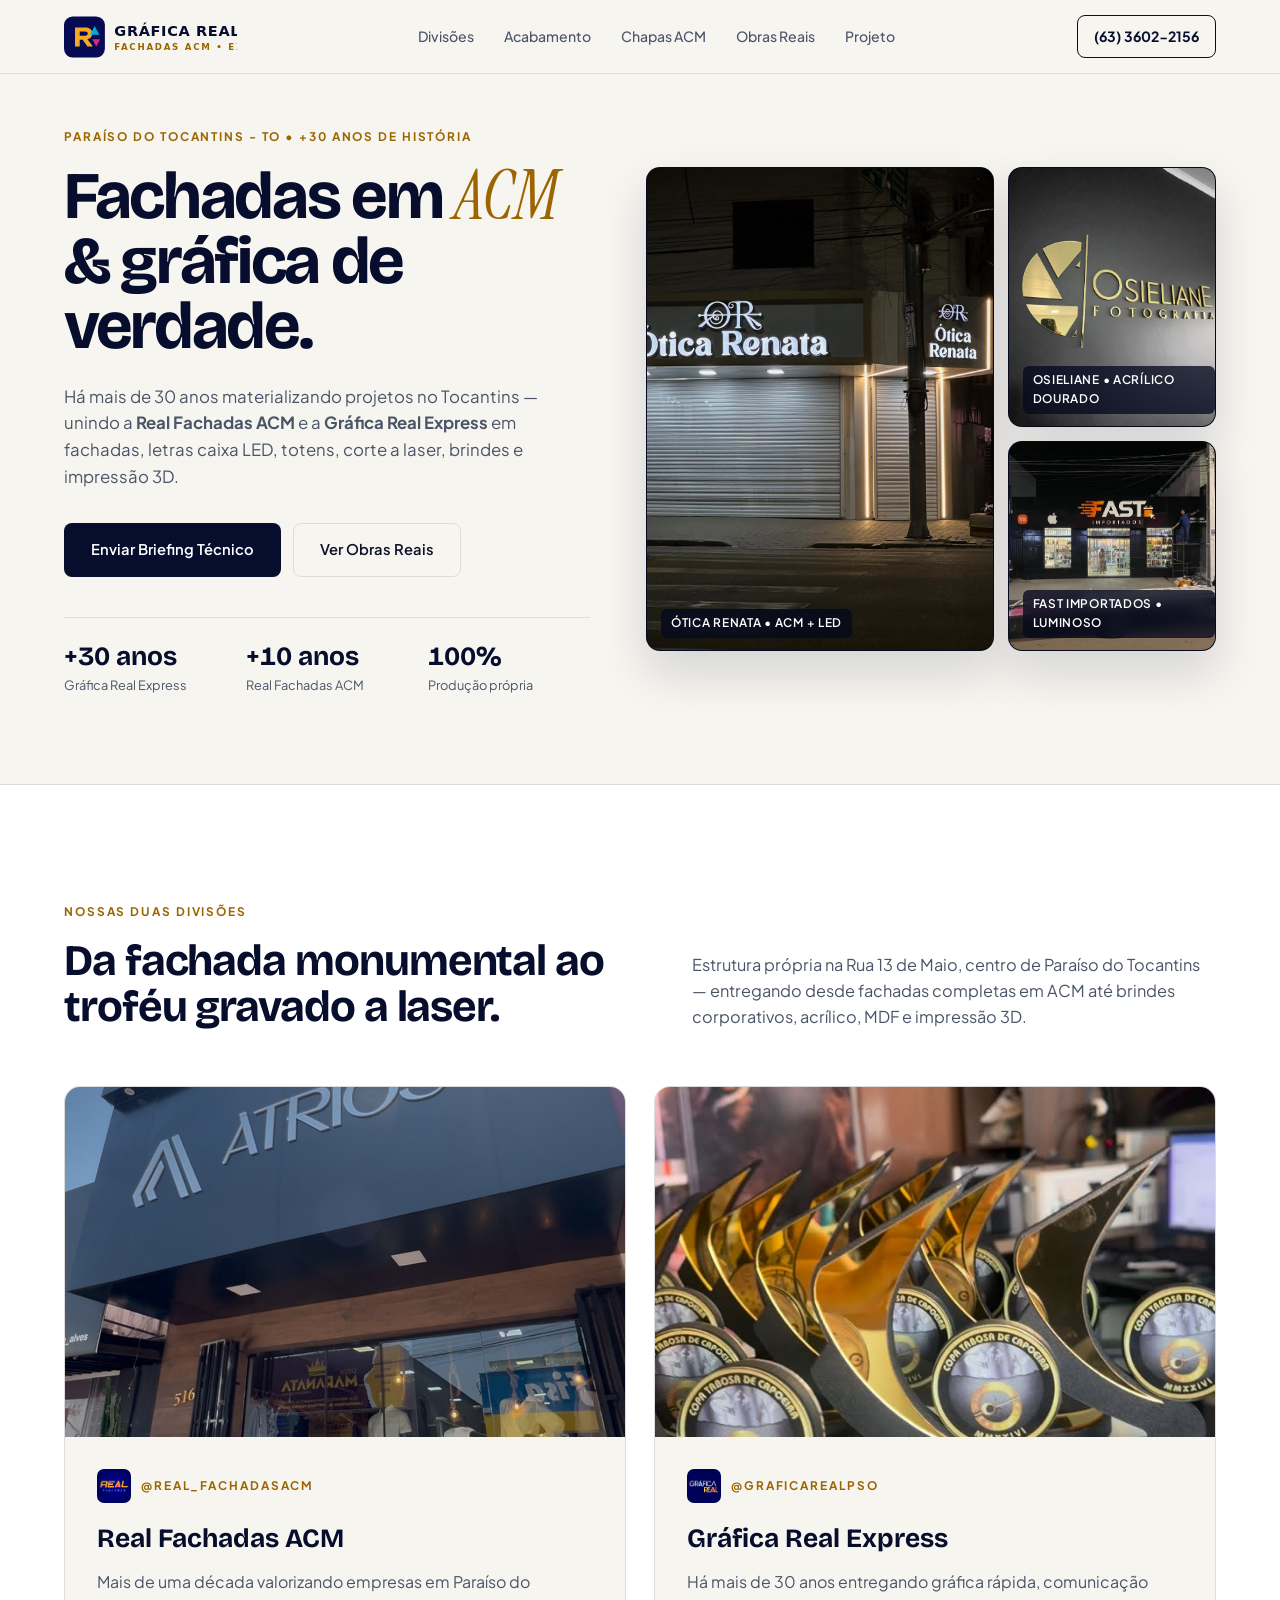
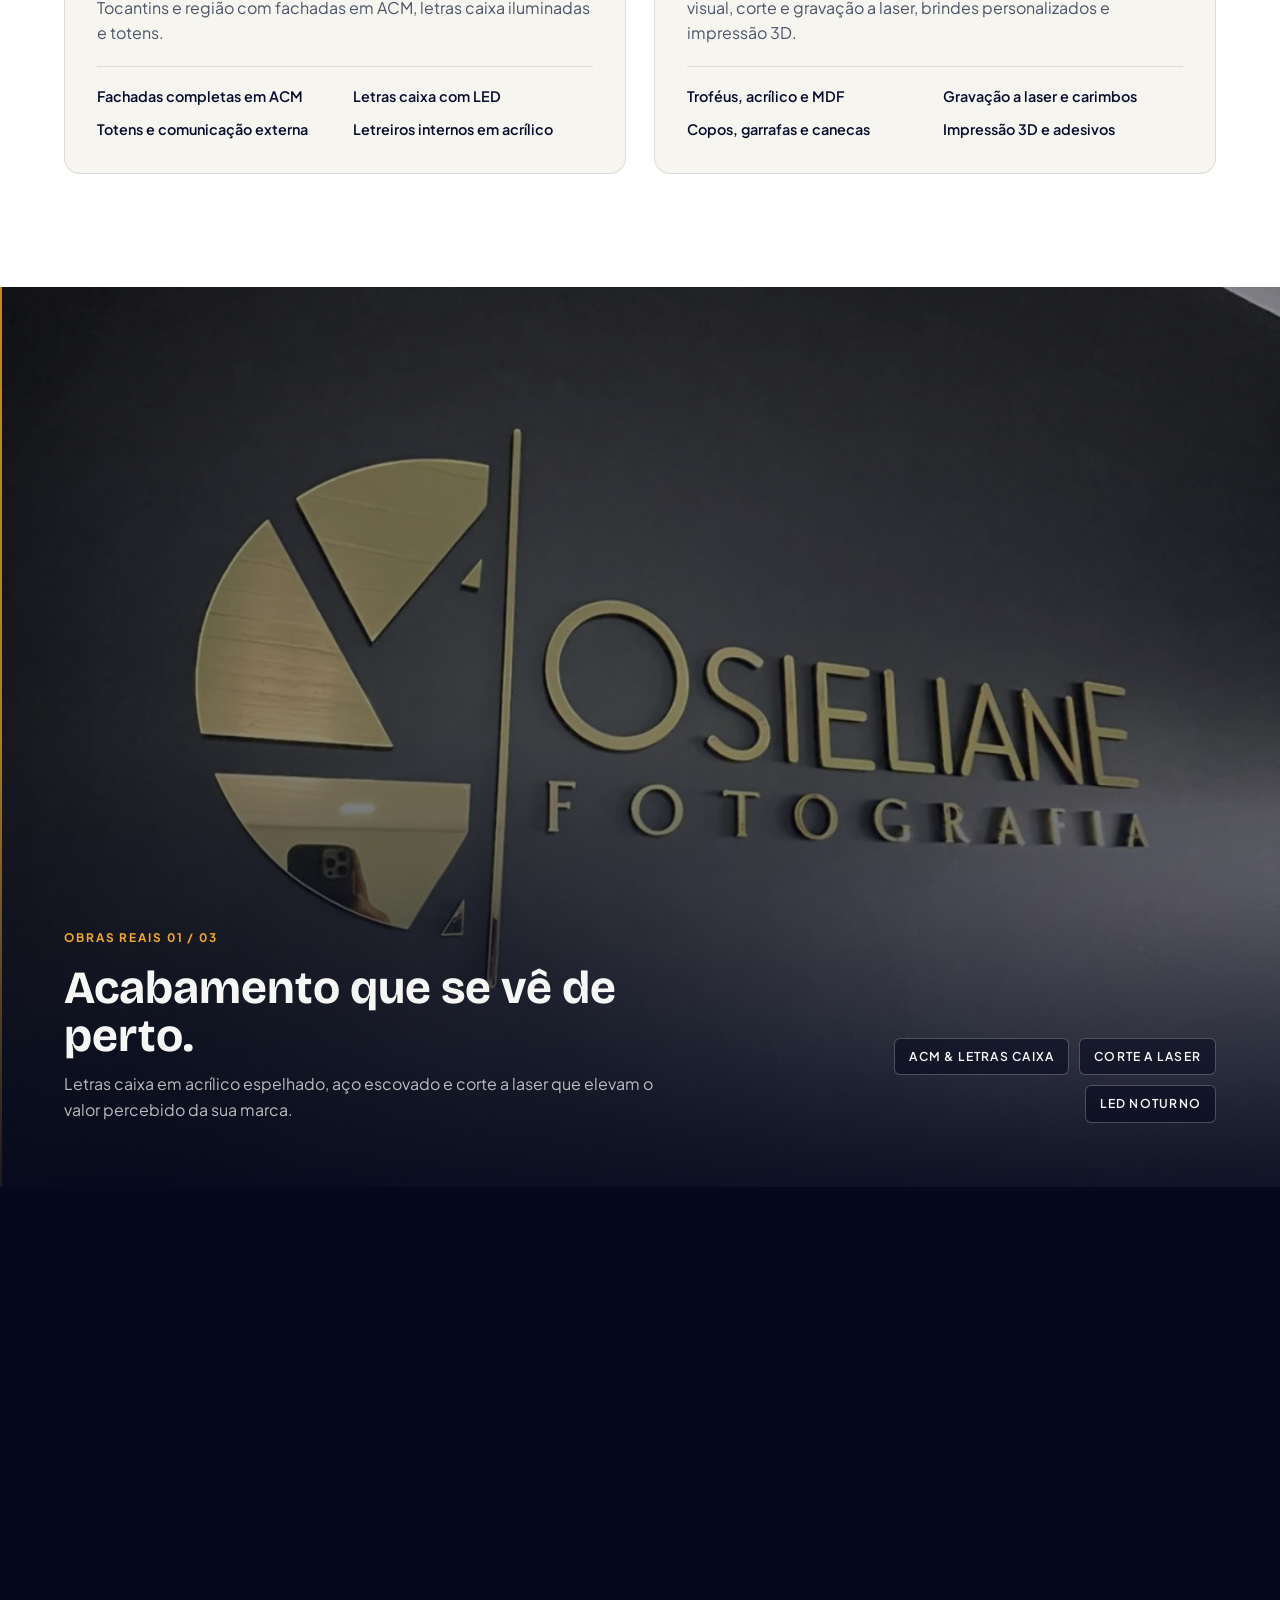
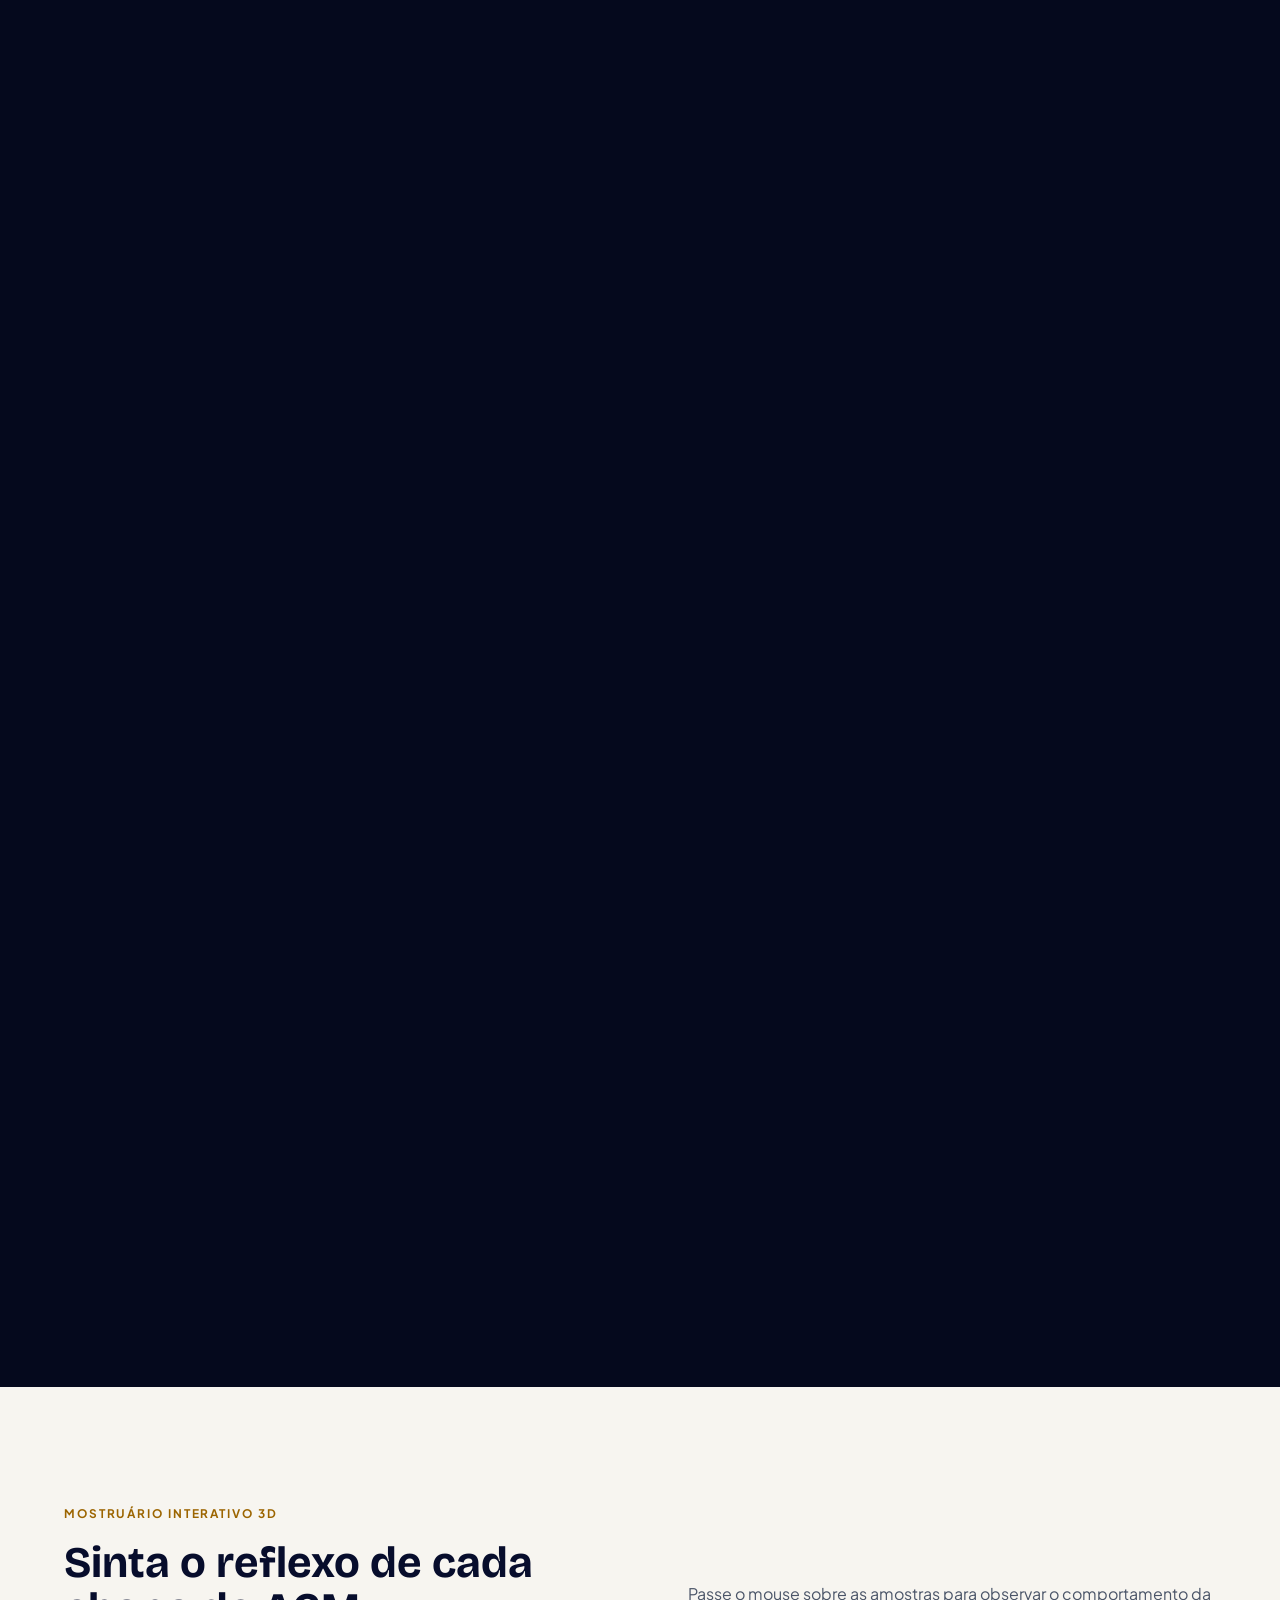
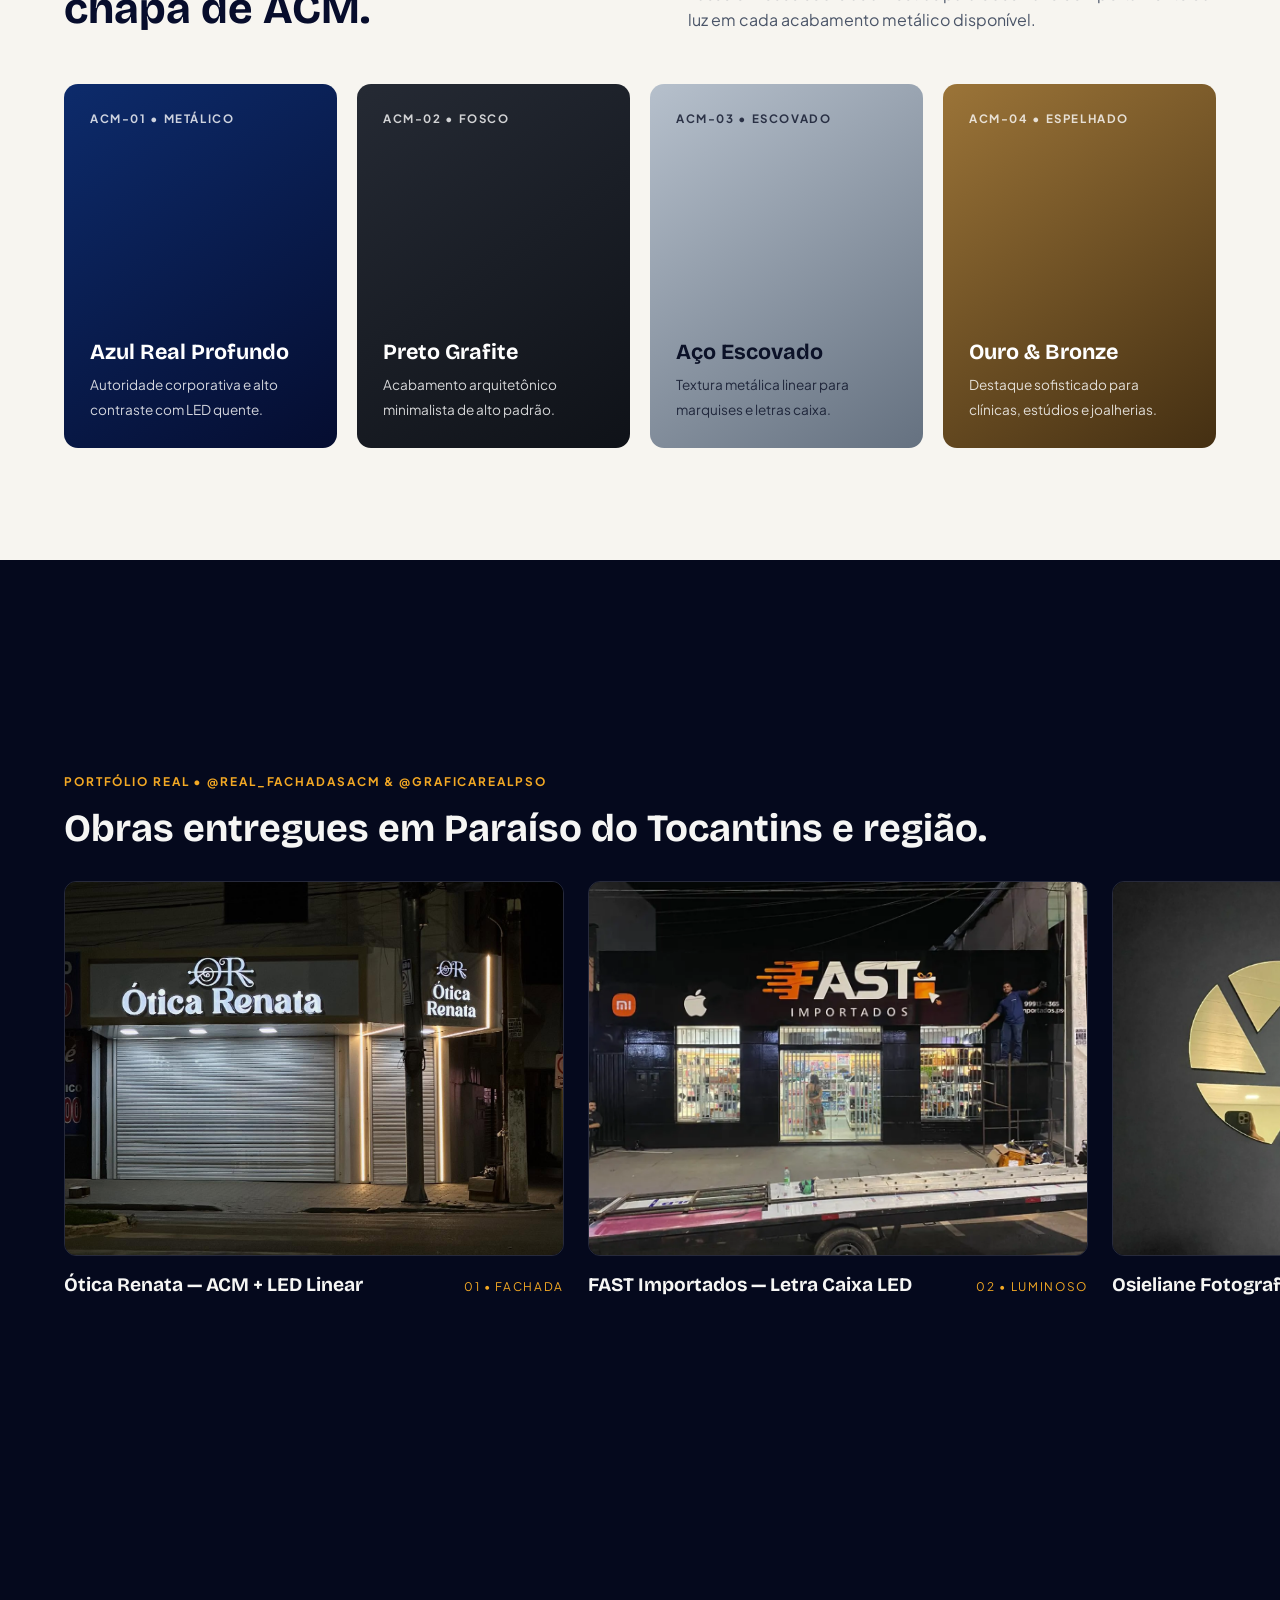
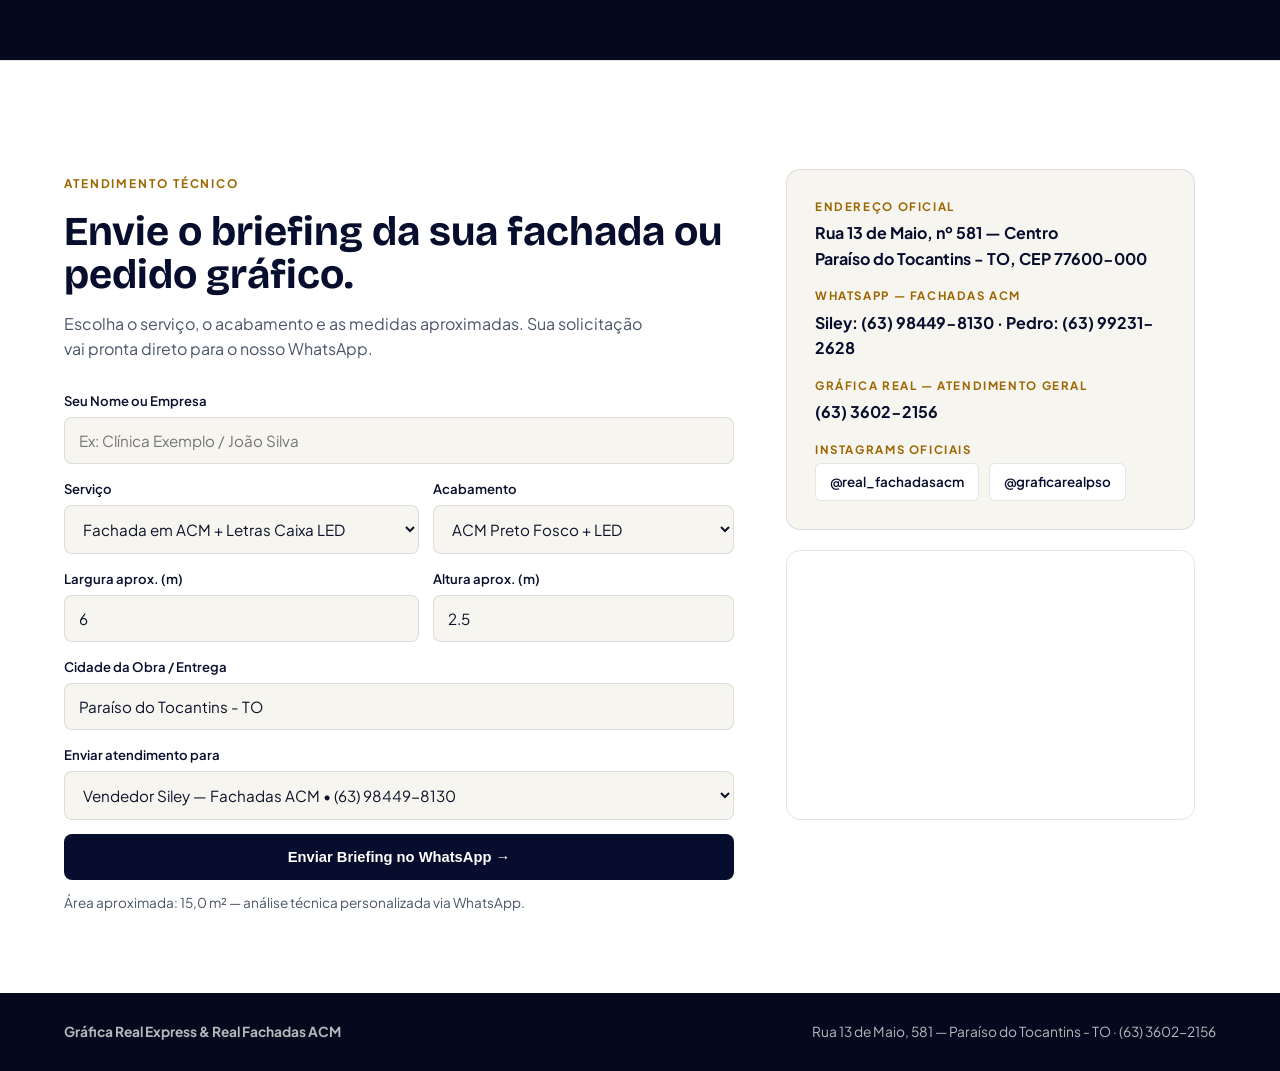
<file: index.html>
<!DOCTYPE html>
<html lang="pt-BR">
<head>
  <meta charset="UTF-8">
  <meta name="viewport" content="width=device-width, initial-scale=1.0">
  <title>Gráfica Real Express &amp; Real Fachadas ACM — Paraíso do Tocantins</title>
  <meta name="description" content="Há mais de 30 anos em Paraíso do Tocantins: Gráfica Real Express (@graficarealpso) e Real Fachadas ACM (@real_fachadasacm). Fachadas em ACM, Letras Caixa LED, Totens, Corte a Laser, Brindes e Impressão 3D.">
  <link rel="preconnect" href="https://fonts.googleapis.com">
  <link rel="preconnect" href="https://fonts.gstatic.com" crossorigin>
  <link href="https://fonts.googleapis.com/css2?family=Bricolage+Grotesque:wght@600;700;800&family=Instrument+Serif:ital@0;1&family=Plus+Jakarta+Sans:wght@400;500;600;700&display=swap" rel="stylesheet">
  <link rel="stylesheet" href="sites-incriveis.css">
  <link rel="stylesheet" href="styles.css">
  <script src="sites-incriveis.js" defer></script>
</head>
<body>
  <header class="topbar">
    <div class="wrap topbar-inner">
      <a href="#inicio" class="brand" aria-label="Gráfica Real Express e Real Fachadas ACM">
        <img class="brand-svg" src="assets/reais/logo-real-unificada.svg" alt="Gráfica Real — Fachadas ACM &amp; Express">
      </a>

      <nav class="nav">
        <a href="#divisoes">Divisões</a>
        <a href="#engenharia">Acabamento</a>
        <a href="#chapas">Chapas ACM</a>
        <a href="#obras">Obras Reais</a>
        <a href="#briefing">Projeto</a>
      </nav>

      <a class="header-wa" href="https://wa.me/556336022156?text=Ol%C3%A1!%20Vim%20pelo%20site%20da%20Gr%C3%A1fica%20Real%20Express%20e%20Real%20Fachadas%20ACM." target="_blank" rel="noopener">
        (63) 3602-2156
      </a>
    </div>
  </header>

  <main>
    <!-- CENA 1: HERO EDITORIAL CLARO + MOSAICO 3D DE OBRAS REAIS -->
    <section class="scene-hero" id="inicio">
      <div class="wrap hero-grid">
        <div>
          <span class="eyebrow">Paraíso do Tocantins - TO • +30 anos de história</span>
          <h1 class="hero-title">
            Fachadas em <span class="hero-serif">ACM</span> &amp; gráfica de verdade.
          </h1>
          <p class="hero-lead">
            Há mais de 30 anos materializando projetos no Tocantins — unindo a <strong>Real Fachadas ACM</strong> e a <strong>Gráfica Real Express</strong> em fachadas, letras caixa LED, totens, corte a laser, brindes e impressão 3D.
          </p>
          <div class="hero-actions">
            <a class="btn btn-navy" href="#briefing">Enviar Briefing Técnico</a>
            <a class="btn btn-outline-dark" href="#obras">Ver Obras Reais</a>
          </div>
          <div class="hero-stats">
            <div class="hero-stat">
              <strong>+30 anos</strong>
              <span>Gráfica Real Express</span>
            </div>
            <div class="hero-stat">
              <strong>+10 anos</strong>
              <span>Real Fachadas ACM</span>
            </div>
            <div class="hero-stat">
              <strong>100%</strong>
              <span>Produção própria</span>
            </div>
          </div>
        </div>

        <div class="hero-mosaic-stage">
          <div class="hero-mosaic" id="hero-mosaic-3d">
            <div class="mosaic-shot tall">
              <img src="assets/reais/obra_otica_renata.jpg" alt="Fachada real Ótica Renata em ACM e LED">
              <span class="shot-cap">Ótica Renata • ACM + LED</span>
            </div>
            <div class="mosaic-shot">
              <img src="assets/reais/obra_osieliane.jpg" alt="Letra caixa dourada Osieliane Fotografia">
              <span class="shot-cap">Osieliane • Acrílico Dourado</span>
            </div>
            <div class="mosaic-shot">
              <img src="assets/reais/obra_fast_importados.jpg" alt="Fachada FAST Importados em ACM">
              <span class="shot-cap">FAST Importados • Luminoso</span>
            </div>
          </div>
        </div>
      </div>
    </section>

    <!-- CENA 2: DUAS DIVISÕES REAIS -->
    <section class="scene-studio" id="divisoes">
      <div class="wrap">
        <div class="studio-top">
          <div data-fx="esquerda">
            <span class="eyebrow">Nossas Duas Divisões</span>
            <h2>Da fachada monumental ao troféu gravado a laser.</h2>
          </div>
          <p data-fx="direita">
            Estrutura própria na Rua 13 de Maio, centro de Paraíso do Tocantins — entregando desde fachadas completas em ACM até brindes corporativos, acrílico, MDF e impressão 3D.
          </p>
        </div>

        <div class="divisions-editorial">
          <article class="div-card" data-fx="subir">
            <div class="div-card-media">
              <img src="assets/reais/obra_atrios.jpg" alt="Fachada real Loja Átrios executada pela Real Fachadas ACM" loading="lazy">
            </div>
            <div class="div-card-body">
              <div class="div-logo-badge">
                <img src="assets/reais/logo_real_fachadas.jpg" alt="Logo Real Fachadas ACM">
                <span class="eyebrow" style="margin:0">@real_fachadasacm</span>
              </div>
              <h3>Real Fachadas ACM</h3>
              <p>Mais de uma década valorizando empresas em Paraíso do Tocantins e região com fachadas em ACM, letras caixa iluminadas e totens.</p>
              <ul class="div-specs">
                <li>Fachadas completas em ACM</li>
                <li>Letras caixa com LED</li>
                <li>Totens e comunicação externa</li>
                <li>Letreiros internos em acrílico</li>
              </ul>
            </div>
          </article>

          <article class="div-card" data-fx="subir" data-fx-atraso="120">
            <div class="div-card-media">
              <img src="assets/reais/obra_trofeus.jpg" alt="Troféus produzidos pela Gráfica Real Express" loading="lazy">
            </div>
            <div class="div-card-body">
              <div class="div-logo-badge">
                <img src="assets/reais/logo_grafica_real.jpg" alt="Logo Gráfica Real Express">
                <span class="eyebrow" style="margin:0">@graficarealpso</span>
              </div>
              <h3>Gráfica Real Express</h3>
              <p>Há mais de 30 anos entregando gráfica rápida, comunicação visual, corte e gravação a laser, brindes personalizados e impressão 3D.</p>
              <ul class="div-specs">
                <li>Troféus, acrílico e MDF</li>
                <li>Gravação a laser e carimbos</li>
                <li>Copos, garrafas e canecas</li>
                <li>Impressão 3D e adesivos</li>
              </ul>
            </div>
          </article>
        </div>
      </div>
    </section>

    <!-- CENA 3: O PICO (STICKY CORRIGIDO — SEM TELA PRETA!) -->
    <section class="scene-peak" id="engenharia" data-fx-fixa data-fx-altura="3" data-fx-etapas="3">
      <div class="fx-palco">
        <div class="peak-stage-bg">
          <img class="peak-layer peak-layer-base" src="assets/reais/obra_osieliane.jpg" alt="Detalhe real letra caixa dourada">
          <img class="peak-layer peak-layer-top" src="assets/reais/obra_otica_renata.jpg" alt="Fachada real iluminada Ótica Renata">
          <div class="peak-divider-line" aria-hidden="true"></div>
          <div class="peak-scrim" aria-hidden="true"></div>
        </div>

        <div class="peak-overlay">
          <div class="peak-stages-box">
            <div class="fx-etapa">
              <span class="eyebrow">Obras Reais 01 / 03</span>
              <h2>Acabamento que se vê de perto.</h2>
              <p>Letras caixa em acrílico espelhado, aço escovado e corte a laser que elevam o valor percebido da sua marca.</p>
            </div>
            <div class="fx-etapa">
              <span class="eyebrow">Obras Reais 02 / 03</span>
              <h2>ACM pronto para o sol do Tocantins.</h2>
              <p>Estrutura firme, dobras limpas e revestimento em Alumínio Composto para durar mais de uma década.</p>
            </div>
            <div class="fx-etapa">
              <span class="eyebrow">Obras Reais 03 / 03</span>
              <h2>Luz que destaca, qualidade que fica.</h2>
              <p>Fachadas noturnas em LED executadas por equipe própria em Paraíso do Tocantins e região.</p>
            </div>
          </div>

          <div class="peak-pill-row">
            <span class="peak-spec">ACM &amp; Letras Caixa</span>
            <span class="peak-spec">Corte a Laser</span>
            <span class="peak-spec">LED Noturno</span>
          </div>
        </div>
      </div>
    </section>

    <!-- CENA 4: MOSTRUÁRIO TÁTIL 3D DE CHAPAS DE ACM -->
    <section class="scene-materials" id="chapas">
      <div class="wrap">
        <div class="materials-head">
          <div data-fx="esquerda">
            <span class="eyebrow">Mostruário Interativo 3D</span>
            <h2>Sinta o reflexo de cada chapa de ACM.</h2>
          </div>
          <p data-fx="direita">
            Passe o mouse sobre as amostras para observar o comportamento da luz em cada acabamento metálico disponível.
          </p>
        </div>

        <div class="plates-grid">
          <article class="acm-plate plate-blue" data-plate>
            <span class="plate-code">ACM-01 • Metálico</span>
            <div class="plate-info">
              <h3>Azul Real Profundo</h3>
              <span>Autoridade corporativa e alto contraste com LED quente.</span>
            </div>
          </article>

          <article class="acm-plate plate-graphite" data-plate>
            <span class="plate-code">ACM-02 • Fosco</span>
            <div class="plate-info">
              <h3>Preto Grafite</h3>
              <span>Acabamento arquitetônico minimalista de alto padrão.</span>
            </div>
          </article>

          <article class="acm-plate plate-steel" data-plate>
            <span class="plate-code">ACM-03 • Escovado</span>
            <div class="plate-info">
              <h3>Aço Escovado</h3>
              <span>Textura metálica linear para marquises e letras caixa.</span>
            </div>
          </article>

          <article class="acm-plate plate-bronze" data-plate>
            <span class="plate-code">ACM-04 • Espelhado</span>
            <div class="plate-info">
              <h3>Ouro &amp; Bronze</h3>
              <span>Destaque sofisticado para clínicas, estúdios e joalherias.</span>
            </div>
          </article>
        </div>
      </div>
    </section>

    <!-- CENA 5: TRILHO HORIZONTAL DE OBRAS REAIS -->
    <section class="scene-rail" id="obras" data-fx-fixa data-fx-altura="3">
      <div class="fx-palco">
        <div class="rail-head">
          <span class="eyebrow">Portfólio Real • @real_fachadasacm &amp; @graficarealpso</span>
          <h2>Obras entregues em Paraíso do Tocantins e região.</h2>
        </div>

        <div class="rail-track" data-fx="trilho">
          <article class="rail-item">
            <div class="rail-img"><img src="assets/reais/obra_otica_renata.jpg" alt="Fachada Ótica Renata" loading="lazy"></div>
            <div class="rail-caption"><h3>Ótica Renata — ACM + LED Linear</h3><span>01 • Fachada</span></div>
          </article>
          <article class="rail-item">
            <div class="rail-img"><img src="assets/reais/obra_fast_importados.jpg" alt="Fachada FAST Importados" loading="lazy"></div>
            <div class="rail-caption"><h3>FAST Importados — Letra Caixa LED</h3><span>02 • Luminoso</span></div>
          </article>
          <article class="rail-item">
            <div class="rail-img"><img src="assets/reais/obra_osieliane.jpg" alt="Letreiro Osieliane Fotografia" loading="lazy"></div>
            <div class="rail-caption"><h3>Osieliane Fotografia — Acrílico Dourado</h3><span>03 • Interno</span></div>
          </article>
          <article class="rail-item">
            <div class="rail-img"><img src="assets/reais/obra_atrios.jpg" alt="Fachada Loja Átrios" loading="lazy"></div>
            <div class="rail-caption"><h3>Loja Átrios — ACM Preto Fosco</h3><span>04 • Fachada</span></div>
          </article>
          <article class="rail-item">
            <div class="rail-img"><img src="assets/reais/obra_comercial_ca.jpg" alt="Fachada Comercial C&A" loading="lazy"></div>
            <div class="rail-caption"><h3>Comercial C&amp;A — ACM + Filetes</h3><span>05 • Comercial</span></div>
          </article>
          <article class="rail-item">
            <div class="rail-img"><img src="assets/reais/obra_totem_box63.jpg" alt="Totem Box 63" loading="lazy"></div>
            <div class="rail-caption"><h3>Box 63 — Totem em ACM com Display</h3><span>06 • Totem</span></div>
          </article>
        </div>
      </div>
    </section>

    <!-- CENA 6: BRIEFING TÉCNICO SEM PREÇO + LOCALIZAÇÃO -->
    <section class="scene-close" id="briefing">
      <div class="wrap close-grid">
        <div>
          <div class="close-head">
            <span class="eyebrow">Atendimento Técnico</span>
            <h2>Envie o briefing da sua fachada ou pedido gráfico.</h2>
            <p>Escolha o serviço, o acabamento e as medidas aproximadas. Sua solicitação vai pronta direto para o nosso WhatsApp.</p>
          </div>

          <form class="brief-form" id="brief-form">
            <div class="field full">
              <label for="b-nome">Seu Nome ou Empresa</label>
              <input id="b-nome" type="text" placeholder="Ex: Clínica Exemplo / João Silva" required>
            </div>
            <div class="field">
              <label for="b-servico">Serviço</label>
              <select id="b-servico">
                <option value="Fachada em ACM + Letras Caixa LED">Fachada em ACM + Letras Caixa LED</option>
                <option value="Letreiro Interno em Acrílico / Espelhado">Letreiro Interno em Acrílico / Espelhado</option>
                <option value="Totem ou Pórtico Comercial">Totem ou Pórtico Comercial</option>
                <option value="Troféus / Gravação a Laser / MDF">Troféus / Gravação a Laser / MDF</option>
                <option value="Brindes, Copos Térmicos ou Impressão 3D">Brindes, Copos Térmicos ou Impressão 3D</option>
                <option value="Gráfica Rápida (Banners, Lonas, Adesivos)">Gráfica Rápida (Banners, Lonas, Adesivos)</option>
              </select>
            </div>
            <div class="field">
              <label for="b-acabamento">Acabamento</label>
              <select id="b-acabamento">
                <option value="ACM Preto Fosco + LED">ACM Preto Fosco + LED</option>
                <option value="ACM Azul Real + LED">ACM Azul Real + LED</option>
                <option value="Acrílico Espelhado Dourado / Prata">Acrílico Espelhado Dourado / Prata</option>
                <option value="Corte / Gravação a Laser">Corte / Gravação a Laser</option>
                <option value="Impressão Digital HD">Impressão Digital HD</option>
              </select>
            </div>
            <div class="field">
              <label for="b-largura">Largura aprox. (m)</label>
              <input id="b-largura" type="number" step="0.5" min="1" value="6">
            </div>
            <div class="field">
              <label for="b-altura">Altura aprox. (m)</label>
              <input id="b-altura" type="number" step="0.5" min="0.5" value="2.5">
            </div>
            <div class="field full">
              <label for="b-cidade">Cidade da Obra / Entrega</label>
              <input id="b-cidade" type="text" value="Paraíso do Tocantins - TO">
            </div>
            <div class="field full">
              <label for="b-canal">Enviar atendimento para</label>
              <select id="b-canal">
                <option value="5563984498130">Vendedor Siley — Fachadas ACM • (63) 98449-8130</option>
                <option value="5563992312628">Vendedor Pedro — Fachadas ACM • (63) 99231-2628</option>
                <option value="556336022156">Gráfica Real — Atendimento Geral • (63) 3602-2156</option>
              </select>
            </div>
            <div class="field full">
              <button type="submit" class="btn btn-navy" style="width:100%">
                Enviar Briefing no WhatsApp →
              </button>
            </div>
          </form>
          <p class="brief-note" id="brief-area-note">Área aproximada: 15,0 m² — análise técnica personalizada via WhatsApp.</p>
        </div>

        <div class="loc-stack">
          <div class="loc-card">
            <div class="loc-item">
              <span>Endereço Oficial</span>
              <strong>Rua 13 de Maio, nº 581 — Centro<br>Paraíso do Tocantins - TO, CEP 77600-000</strong>
            </div>
            <div class="loc-item">
              <span>WhatsApp — Fachadas ACM</span>
              <strong>Siley: <a href="https://wa.me/5563984498130" target="_blank" rel="noopener">(63) 98449-8130</a> · Pedro: <a href="https://wa.me/5563992312628" target="_blank" rel="noopener">(63) 99231-2628</a></strong>
            </div>
            <div class="loc-item">
              <span>Gráfica Real — Atendimento Geral</span>
              <strong><a href="https://wa.me/556336022156" target="_blank" rel="noopener">(63) 3602-2156</a></strong>
            </div>
            <div class="loc-item">
              <span>Instagrams Oficiais</span>
              <div class="social-links">
                <a class="social-chip" href="https://www.instagram.com/real_fachadasacm/" target="_blank" rel="noopener">@real_fachadasacm</a>
                <a class="social-chip" href="https://www.instagram.com/graficarealpso/" target="_blank" rel="noopener">@graficarealpso</a>
              </div>
            </div>
          </div>

          <div class="map-box">
            <iframe
              title="Localização Gráfica Real Express Paraíso do Tocantins"
              loading="lazy"
              referrerpolicy="no-referrer-when-downgrade"
              src="https://www.google.com/maps?q=Rua+13+de+Maio,+581,+Paraiso+do+Tocantins,+TO&output=embed">
            </iframe>
          </div>
        </div>
      </div>
    </section>
  </main>

  <footer>
    <div class="wrap footer-inner">
      <strong>Gráfica Real Express &amp; Real Fachadas ACM</strong>
      <span>Rua 13 de Maio, 581 — Paraíso do Tocantins - TO · (63) 3602-2156</span>
    </div>
  </footer>

  <script src="app.js" defer></script>
</body>
</html>
</file>
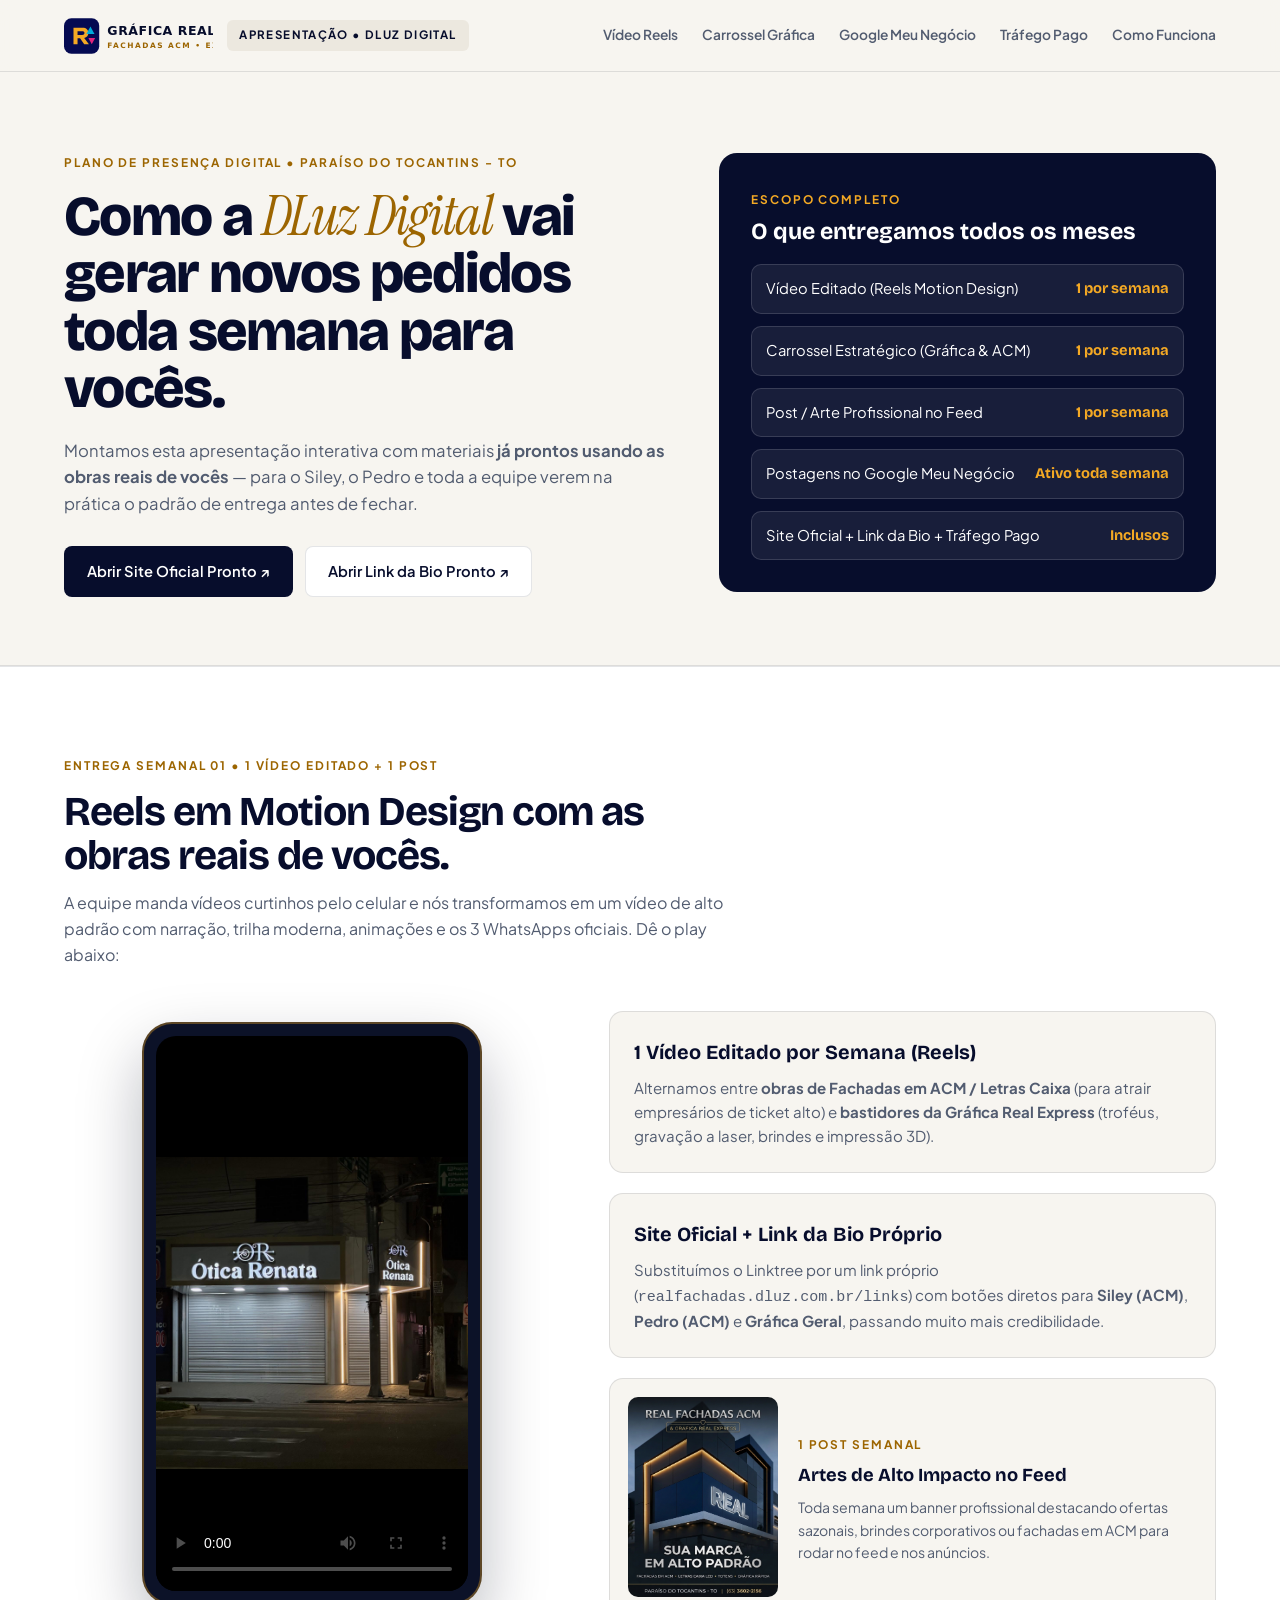
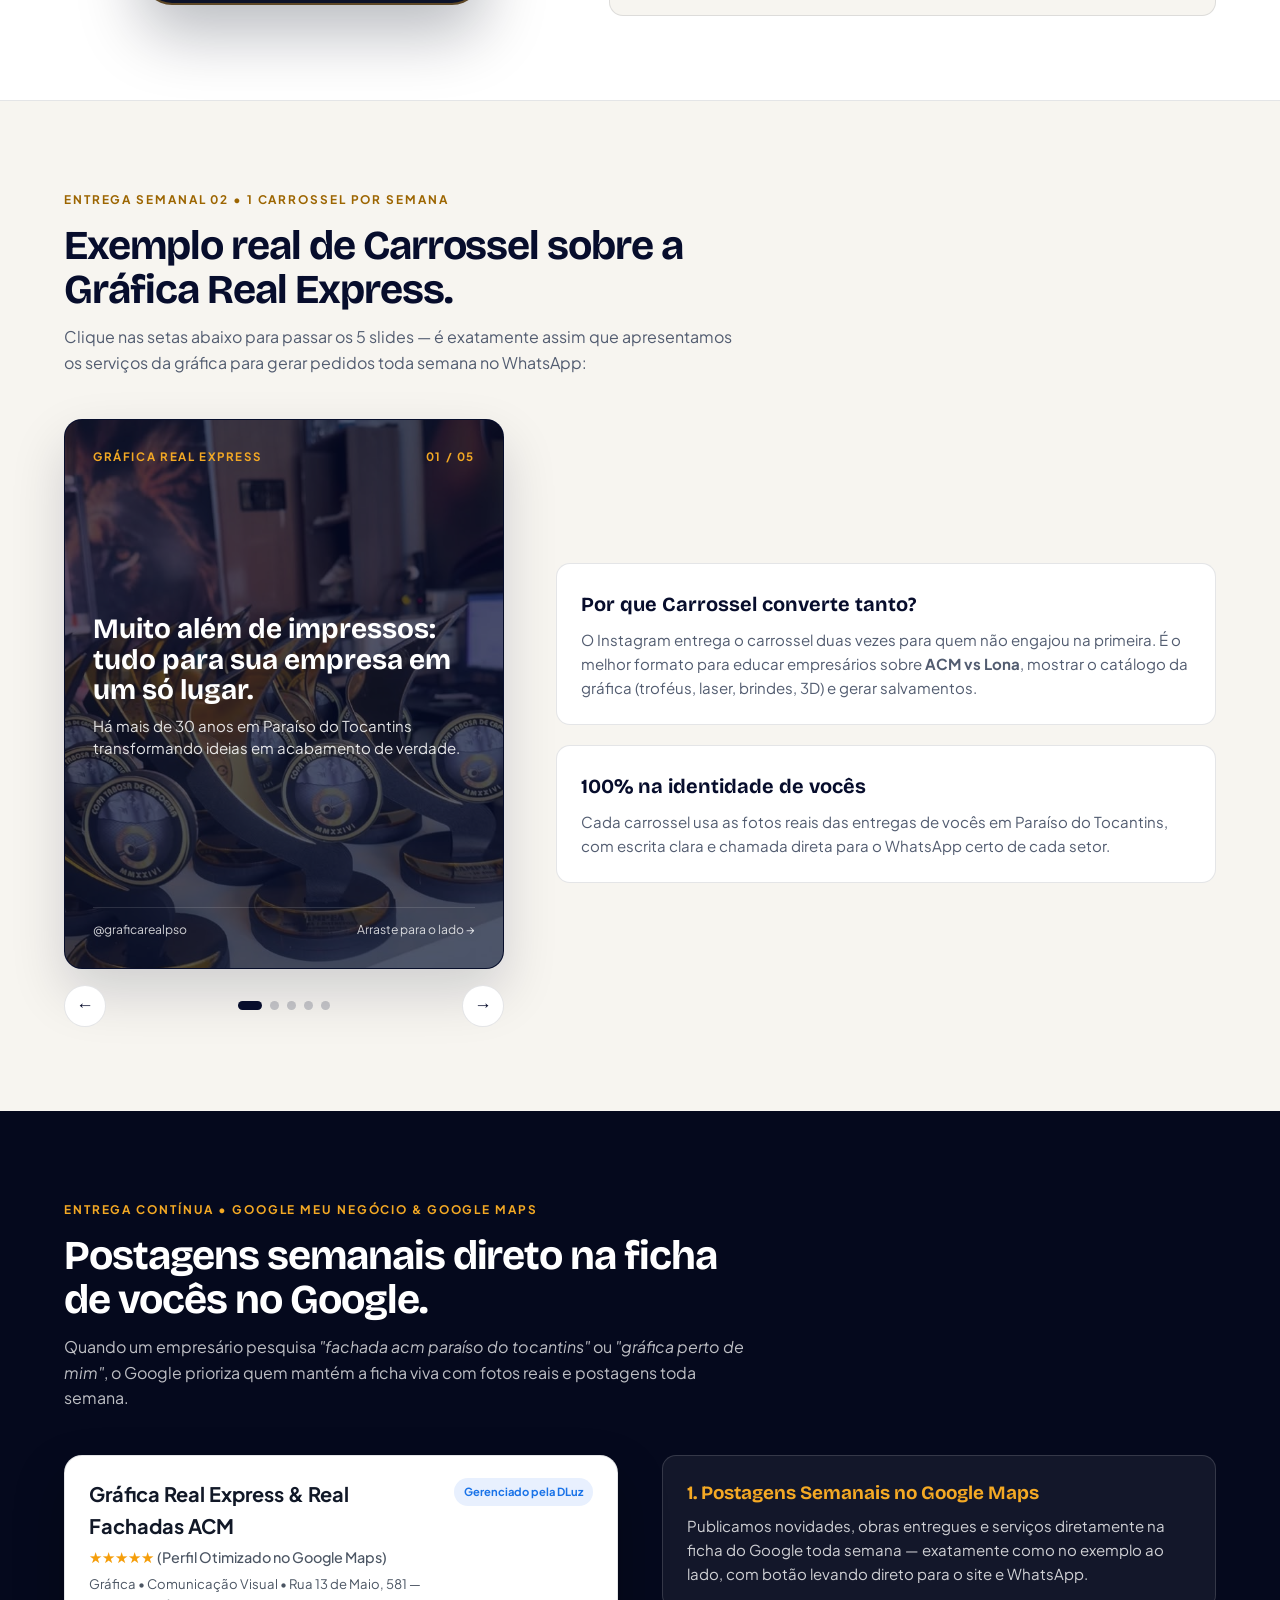
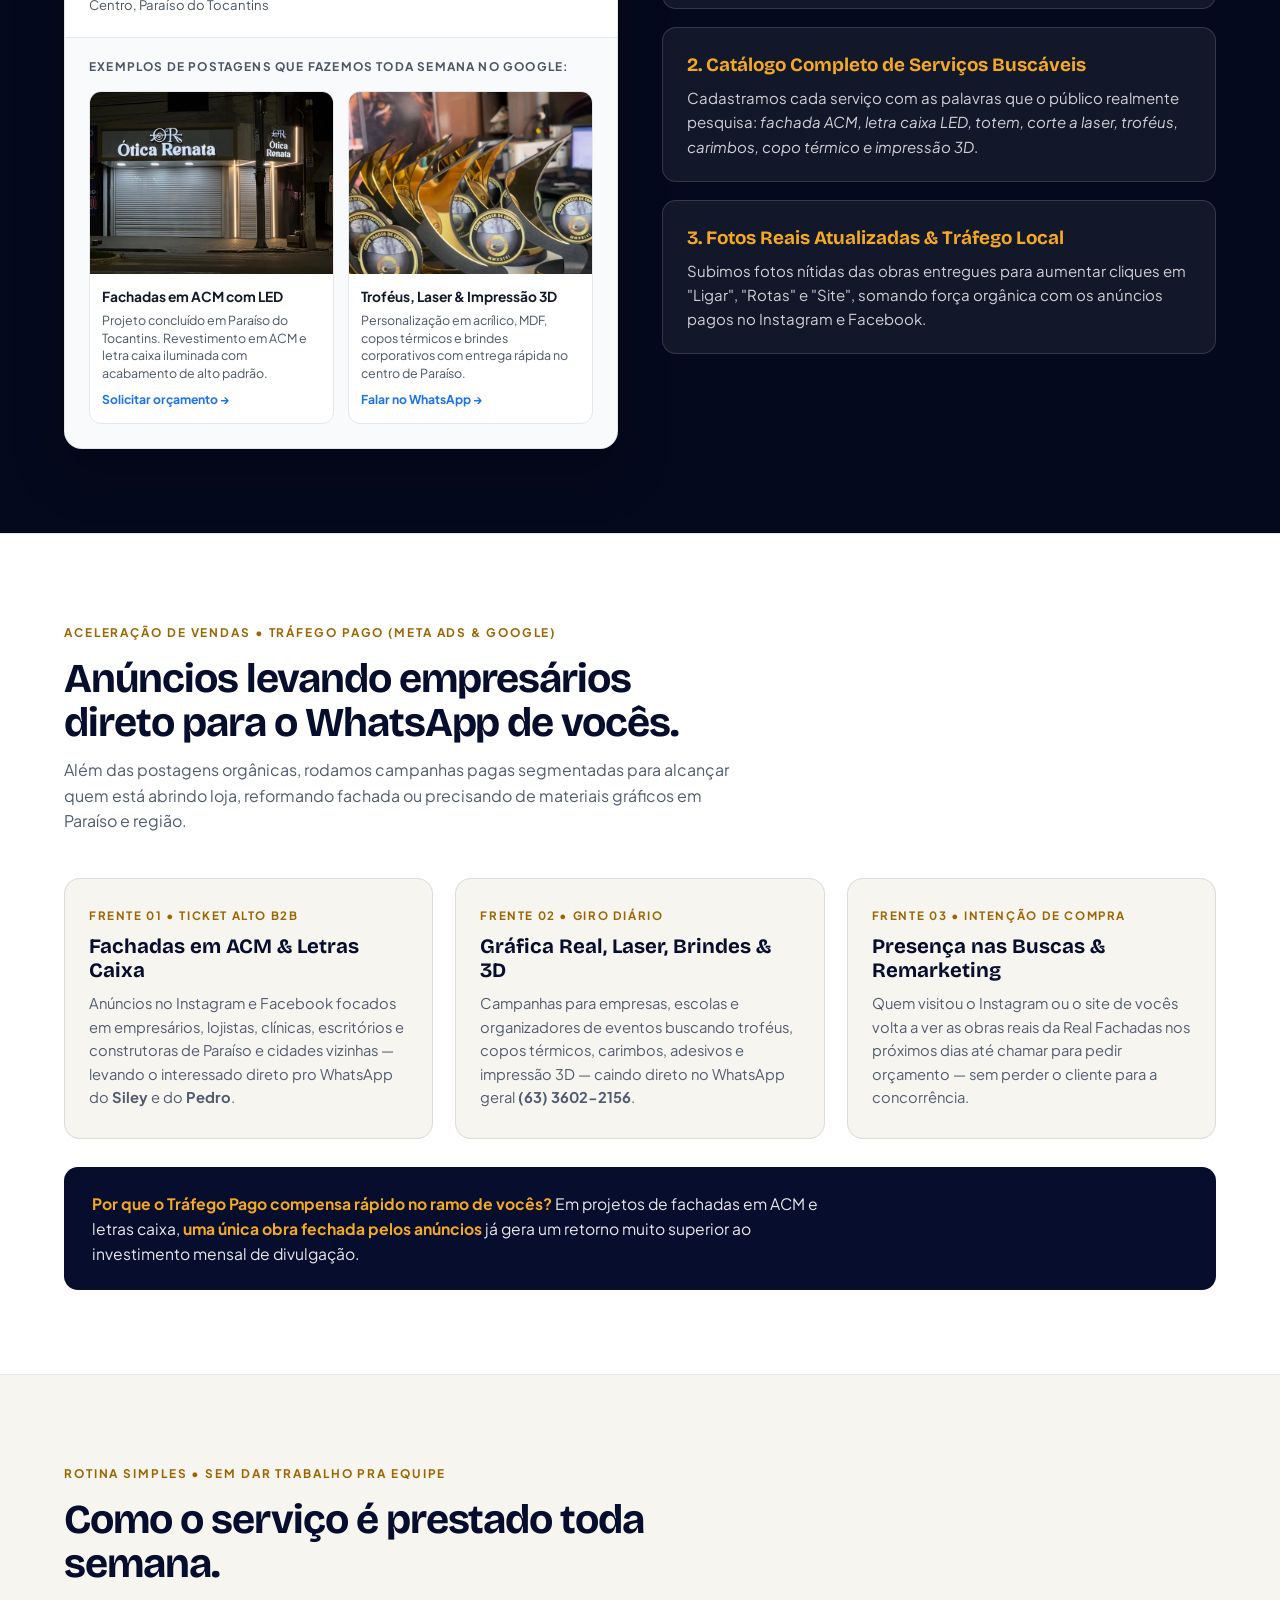
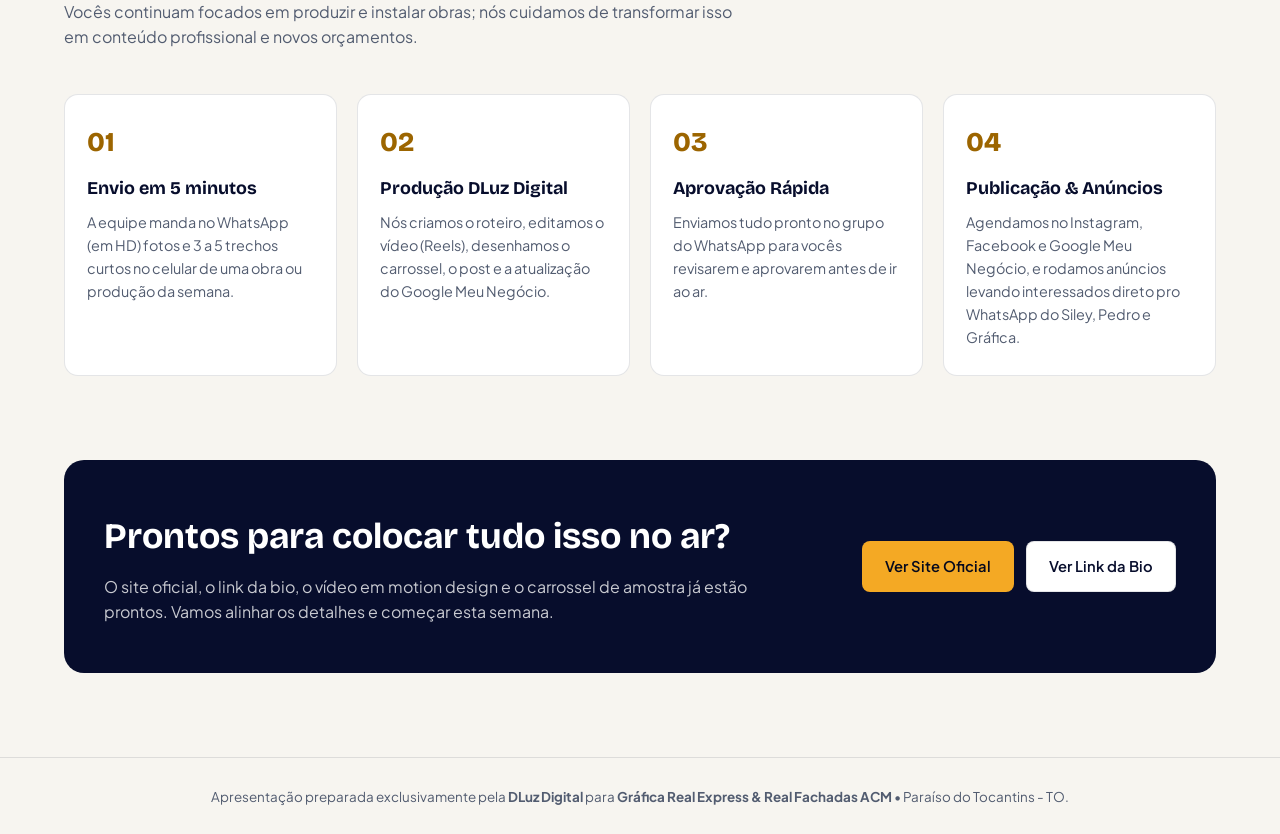
<file: apresentacao/index.html>
<!DOCTYPE html>
<html lang="pt-BR">
<head>
  <meta charset="UTF-8">
  <meta name="viewport" content="width=device-width, initial-scale=1.0">
  <title>Apresentação de Serviços — DLuz Digital para Gráfica Real Express &amp; Real Fachadas ACM</title>
  <meta name="robots" content="noindex, nofollow">
  <link rel="preconnect" href="https://fonts.googleapis.com">
  <link rel="preconnect" href="https://fonts.gstatic.com" crossorigin>
  <link href="https://fonts.googleapis.com/css2?family=Bricolage+Grotesque:wght@600;700;800&family=Instrument+Serif:ital@0;1&family=Plus+Jakarta+Sans:wght@400;500;600;700&display=swap" rel="stylesheet">
  <style>
    :root {
      --paper: #f7f5f0;
      --white: #ffffff;
      --navy: #070d2c;
      --navy-deep: #05091d;
      --ink: #0c1228;
      --muted: #525c70;
      --gold: #f4a924;
      --gold-ink: #9c6500;
      --line: rgba(12, 18, 40, 0.11);
      --line-dark: rgba(255, 255, 255, 0.14);
      --green-g: #16a34a;
      --blue-g: #1a73e8;
      --font-display: 'Bricolage Grotesque', system-ui, sans-serif;
      --font-serif: 'Instrument Serif', Georgia, serif;
      --font-body: 'Plus Jakarta Sans', system-ui, sans-serif;
    }

    *, *::before, *::after { box-sizing: border-box; margin: 0; padding: 0; }
    html { scroll-behavior: smooth; background: var(--paper); color: var(--ink); font-family: var(--font-body); -webkit-font-smoothing: antialiased; }
    body { overflow-x: clip; line-height: 1.6; }
    img { max-width: 100%; display: block; }
    a { color: inherit; text-decoration: none; }

    .wrap { width: min(1240px, 90%); margin-inline: auto; }

    /* Topbar */
    .topbar {
      position: sticky;
      top: 0;
      z-index: 80;
      background: rgba(247, 245, 240, 0.94);
      backdrop-filter: blur(14px);
      border-bottom: 1px solid var(--line);
      height: 72px;
      display: flex;
      align-items: center;
    }
    .topbar-inner {
      display: flex;
      align-items: center;
      justify-content: space-between;
      gap: 20px;
    }
    .brand-bar {
      display: flex;
      align-items: center;
      gap: 14px;
    }
    .brand-bar img { height: 38px; width: auto; }
    .agency-pill {
      font-size: 0.72rem;
      font-weight: 700;
      letter-spacing: 0.12em;
      text-transform: uppercase;
      color: var(--navy);
      background: #ece8df;
      padding: 6px 12px;
      border-radius: 6px;
    }
    .nav {
      display: flex;
      gap: 24px;
      font-size: 0.86rem;
      font-weight: 600;
      color: var(--muted);
    }
    .nav a:hover { color: var(--navy); }

    .eyebrow {
      display: inline-block;
      font-size: 0.74rem;
      font-weight: 700;
      letter-spacing: 0.16em;
      text-transform: uppercase;
      color: var(--gold-ink);
      margin-bottom: 14px;
    }

    .btn {
      display: inline-flex;
      align-items: center;
      justify-content: center;
      gap: 8px;
      padding: 13px 22px;
      border-radius: 8px;
      font-weight: 600;
      font-size: 0.92rem;
      cursor: pointer;
      border: 1px solid transparent;
      transition: transform 0.2s ease, background 0.2s ease, border-color 0.2s ease;
    }
    .btn-navy { background: var(--navy); color: var(--white); }
    .btn-navy:hover { background: #101b52; transform: translateY(-2px); }
    .btn-outline { background: var(--white); border-color: var(--line); color: var(--navy); }
    .btn-outline:hover { border-color: var(--navy); transform: translateY(-2px); }
    .btn-gold { background: var(--gold); color: var(--navy-deep); }
    .btn-gold:hover { background: #ffbc42; transform: translateY(-2px); }

    /* Hero Apresentação */
    .hero {
      padding: 76px 0 68px;
      border-bottom: 1px solid var(--line);
    }
    .hero-grid {
      display: grid;
      grid-template-columns: 1.1fr 0.9fr;
      gap: 48px;
      align-items: center;
    }
    .hero h1 {
      font-family: var(--font-display);
      font-size: clamp(2.3rem, 4.4vw, 3.9rem);
      font-weight: 800;
      line-height: 1.02;
      letter-spacing: -0.03em;
      color: var(--navy);
      margin-bottom: 20px;
    }
    .hero h1 em {
      font-family: var(--font-serif);
      font-style: italic;
      font-weight: 400;
      color: var(--gold-ink);
    }
    .hero p {
      font-size: 1.04rem;
      color: var(--muted);
      max-width: 54ch;
      margin-bottom: 28px;
    }
    .hero-actions { display: flex; flex-wrap: wrap; gap: 12px; }

    .cadence-card {
      background: var(--navy);
      color: var(--white);
      border-radius: 18px;
      padding: 32px;
      display: grid;
      gap: 20px;
    }
    .cadence-card h2 {
      font-family: var(--font-display);
      font-size: 1.45rem;
      line-height: 1.15;
    }
    .cadence-list {
      list-style: none;
      display: grid;
      gap: 12px;
    }
    .cadence-list li {
      display: flex;
      align-items: center;
      justify-content: space-between;
      padding: 12px 14px;
      border-radius: 10px;
      background: rgba(255, 255, 255, 0.07);
      border: 1px solid var(--line-dark);
      font-size: 0.92rem;
    }
    .cadence-list strong { color: var(--gold); font-family: var(--font-display); }

    section.block { padding: 84px 0; }
    section.block.white { background: var(--white); border-top: 1px solid var(--line); border-bottom: 1px solid var(--line); }
    section.block.dark { background: var(--navy-deep); color: var(--white); }
    section.block.dark .eyebrow { color: var(--gold); }

    .sec-head { max-width: 680px; margin-bottom: 44px; }
    .sec-head h2 {
      font-family: var(--font-display);
      font-size: clamp(1.9rem, 3.2vw, 2.8rem);
      line-height: 1.08;
      letter-spacing: -0.025em;
      color: var(--navy);
      margin-bottom: 12px;
    }
    section.block.dark .sec-head h2 { color: var(--white); }
    .sec-head p { color: var(--muted); font-size: 1rem; }
    section.block.dark .sec-head p { color: rgba(255, 255, 255, 0.74); }

    /* Bloco Vídeo Reels + Banner */
    .media-showcase {
      display: grid;
      grid-template-columns: 0.9fr 1.1fr;
      gap: 48px;
      align-items: center;
    }
    .phone-frame {
      width: min(340px, 100%);
      margin-inline: auto;
      border-radius: 30px;
      padding: 12px;
      background: #0c1228;
      box-shadow: 0 28px 64px rgba(5, 9, 29, 0.28);
      border: 2px solid rgba(244, 169, 36, 0.35);
    }
    .phone-frame video {
      width: 100%;
      aspect-ratio: 9 / 16;
      border-radius: 20px;
      background: #000;
      display: block;
    }
    .feature-stack { display: grid; gap: 20px; }
    .info-box {
      background: var(--paper);
      border: 1px solid var(--line);
      border-radius: 14px;
      padding: 24px;
    }
    .info-box h3 {
      font-family: var(--font-display);
      font-size: 1.25rem;
      color: var(--navy);
      margin-bottom: 8px;
    }
    .info-box p { font-size: 0.94rem; color: var(--muted); }
    .banner-preview {
      display: grid;
      grid-template-columns: 150px 1fr;
      gap: 20px;
      align-items: center;
      background: var(--paper);
      border: 1px solid var(--line);
      border-radius: 14px;
      padding: 18px;
    }
    .banner-preview img {
      border-radius: 10px;
      width: 100%;
      aspect-ratio: 3 / 4;
      object-fit: cover;
    }

    /* Bloco Carrossel Interativo sobre Gráfica */
    .carousel-layout {
      display: grid;
      grid-template-columns: 440px 1fr;
      gap: 52px;
      align-items: center;
    }
    .carousel-shell {
      position: relative;
      width: 100%;
      max-width: 440px;
      margin-inline: auto;
    }
    .carousel-viewport {
      overflow: hidden;
      border-radius: 18px;
      border: 1px solid var(--line);
      box-shadow: 0 24px 54px rgba(7, 13, 44, 0.16);
      background: var(--navy);
    }
    .carousel-track {
      display: flex;
      transition: transform 0.42s cubic-bezier(0.22, 1, 0.36, 1);
    }
    .c-slide {
      min-width: 100%;
      aspect-ratio: 4 / 5;
      position: relative;
      display: flex;
      flex-direction: column;
      justify-content: space-between;
      padding: 28px;
      color: var(--white);
      background: var(--navy);
      overflow: hidden;
    }
    .c-slide.light {
      background: var(--paper);
      color: var(--navy);
    }
    .c-slide-bg {
      position: absolute;
      inset: 0;
      width: 100%;
      height: 100%;
      object-fit: cover;
      opacity: 0.32;
      z-index: 0;
    }
    .c-slide-photo {
      position: relative;
      z-index: 2;
      width: 100%;
      height: 230px;
      border-radius: 12px;
      object-fit: cover;
      border: 1px solid rgba(255, 255, 255, 0.18);
    }
    .c-slide.light .c-slide-photo { border-color: var(--line); }
    .c-slide-top, .c-slide-body, .c-slide-foot { position: relative; z-index: 2; }
    .c-slide-top {
      display: flex;
      justify-content: space-between;
      align-items: center;
      font-size: 0.72rem;
      font-weight: 700;
      letter-spacing: 0.14em;
      text-transform: uppercase;
      color: var(--gold);
    }
    .c-slide.light .c-slide-top { color: var(--gold-ink); }
    .c-slide-body h3 {
      font-family: var(--font-display);
      font-size: 1.75rem;
      line-height: 1.08;
      margin-bottom: 10px;
    }
    .c-slide-body p {
      font-size: 0.94rem;
      opacity: 0.88;
      line-height: 1.48;
    }
    .c-slide-foot {
      display: flex;
      justify-content: space-between;
      align-items: center;
      padding-top: 12px;
      border-top: 1px solid rgba(255, 255, 255, 0.16);
      font-size: 0.76rem;
      opacity: 0.8;
    }
    .c-slide.light .c-slide-foot { border-top-color: var(--line); }

    .carousel-controls {
      display: flex;
      align-items: center;
      justify-content: space-between;
      margin-top: 16px;
    }
    .c-btn {
      width: 42px;
      height: 42px;
      border-radius: 50%;
      border: 1px solid var(--line);
      background: var(--white);
      color: var(--navy);
      font-size: 1.1rem;
      font-weight: 700;
      cursor: pointer;
    }
    .c-btn:hover { background: var(--navy); color: var(--white); }
    .c-dots { display: flex; gap: 8px; }
    .c-dot {
      width: 9px;
      height: 9px;
      border-radius: 50%;
      background: rgba(7, 13, 44, 0.2);
      border: 0;
      cursor: pointer;
    }
    .c-dot.active { background: var(--navy); width: 24px; border-radius: 99px; }

    /* Bloco Google Meu Negócio */
    .gmb-grid {
      display: grid;
      grid-template-columns: 1fr 1fr;
      gap: 44px;
      align-items: start;
    }
    .gmb-mockup {
      background: var(--white);
      color: var(--ink);
      border-radius: 18px;
      overflow: hidden;
      border: 1px solid var(--line);
      box-shadow: 0 24px 50px rgba(0, 0, 0, 0.25);
    }
    .gmb-header {
      padding: 22px 24px;
      border-bottom: 1px solid #e5e7eb;
      display: flex;
      justify-content: space-between;
      align-items: flex-start;
      gap: 16px;
    }
    .gmb-header h3 { font-size: 1.25rem; font-weight: 700; color: #111827; margin-bottom: 4px; }
    .gmb-stars { color: #f59e0b; font-size: 0.9rem; font-weight: 700; }
    .gmb-meta { font-size: 0.82rem; color: #4b5563; margin-top: 4px; }
    .gmb-badge {
      font-size: 0.7rem;
      font-weight: 700;
      color: var(--blue-g);
      background: #e8f0fe;
      padding: 5px 10px;
      border-radius: 999px;
      white-space: nowrap;
    }
    .gmb-posts-wrap {
      padding: 20px 24px 24px;
      background: #f8fafc;
    }
    .gmb-posts-label {
      font-size: 0.74rem;
      font-weight: 700;
      text-transform: uppercase;
      letter-spacing: 0.1em;
      color: #4b5563;
      margin-bottom: 14px;
    }
    .gmb-posts {
      display: grid;
      grid-template-columns: 1fr 1fr;
      gap: 14px;
    }
    .gmb-post {
      background: var(--white);
      border: 1px solid #e5e7eb;
      border-radius: 12px;
      overflow: hidden;
    }
    .gmb-post img {
      width: 100%;
      aspect-ratio: 4 / 3;
      object-fit: cover;
    }
    .gmb-post-body { padding: 12px; }
    .gmb-post-body strong { display: block; font-size: 0.86rem; color: #111827; margin-bottom: 4px; }
    .gmb-post-body p { font-size: 0.78rem; color: #4b5563; line-height: 1.4; }
    .gmb-post-cta {
      display: inline-block;
      margin-top: 8px;
      font-size: 0.76rem;
      font-weight: 700;
      color: var(--blue-g);
    }

    .gmb-benefits { display: grid; gap: 18px; }
    .gmb-item {
      padding: 22px 24px;
      border-radius: 14px;
      background: rgba(255, 255, 255, 0.06);
      border: 1px solid var(--line-dark);
    }
    .gmb-item h3 {
      font-family: var(--font-display);
      font-size: 1.18rem;
      color: var(--gold);
      margin-bottom: 6px;
    }
    .gmb-item p { font-size: 0.94rem; color: rgba(255, 255, 255, 0.8); }

    /* Tráfego Pago */
    .ads-grid {
      display: grid;
      grid-template-columns: repeat(3, minmax(0, 1fr));
      gap: 22px;
      margin-bottom: 28px;
    }
    .ads-card {
      background: var(--paper);
      border: 1px solid var(--line);
      border-radius: 16px;
      padding: 28px 24px;
      display: flex;
      flex-direction: column;
      gap: 10px;
    }
    .ads-tag {
      font-size: 0.72rem;
      font-weight: 700;
      letter-spacing: 0.14em;
      text-transform: uppercase;
      color: var(--gold-ink);
    }
    .ads-card h3 {
      font-family: var(--font-display);
      font-size: 1.28rem;
      color: var(--navy);
      line-height: 1.15;
    }
    .ads-card p {
      font-size: 0.92rem;
      color: var(--muted);
    }
    .ads-highlight {
      background: var(--navy);
      color: var(--white);
      border-radius: 14px;
      padding: 24px 28px;
      display: flex;
      align-items: center;
      justify-content: space-between;
      gap: 20px;
      flex-wrap: wrap;
    }
    .ads-highlight strong { color: var(--gold); }
    .ads-highlight p { font-size: 0.98rem; color: rgba(255, 255, 255, 0.9); max-width: 68ch; }

    /* Fluxo Semanal */
    .steps-grid {
      display: grid;
      grid-template-columns: repeat(4, minmax(0, 1fr));
      gap: 20px;
    }
    .step-box {
      background: var(--white);
      border: 1px solid var(--line);
      border-radius: 14px;
      padding: 26px 22px;
    }
    .step-num {
      font-family: var(--font-display);
      font-size: 1.7rem;
      font-weight: 800;
      color: var(--gold-ink);
      margin-bottom: 10px;
    }
    .step-box h3 { font-family: var(--font-display); font-size: 1.12rem; color: var(--navy); margin-bottom: 8px; }
    .step-box p { font-size: 0.9rem; color: var(--muted); }

    /* Fechamento */
    .cta-box {
      background: var(--navy);
      color: var(--white);
      border-radius: 20px;
      padding: 48px 40px;
      display: flex;
      align-items: center;
      justify-content: space-between;
      gap: 32px;
      flex-wrap: wrap;
    }
    .cta-box h2 {
      font-family: var(--font-display);
      font-size: clamp(1.7rem, 2.8vw, 2.4rem);
      margin-bottom: 8px;
    }
    .cta-box p { color: rgba(255, 255, 255, 0.78); max-width: 56ch; }

    footer {
      padding: 28px 0;
      text-align: center;
      font-size: 0.84rem;
      color: var(--muted);
      border-top: 1px solid var(--line);
    }

    @media (max-width: 980px) {
      .hero-grid, .media-showcase, .carousel-layout, .gmb-grid, .ads-grid { grid-template-columns: 1fr; }
      .steps-grid { grid-template-columns: repeat(2, minmax(0, 1fr)); }
      .nav { display: none; }
    }
    @media (max-width: 600px) {
      .steps-grid, .gmb-posts, .banner-preview { grid-template-columns: 1fr; }
      .cta-box { padding: 32px 24px; }
    }
  </style>
</head>
<body>
  <header class="topbar">
    <div class="wrap topbar-inner">
      <div class="brand-bar">
        <img src="../assets/reais/logo-real-unificada.svg" alt="Gráfica Real Express e Real Fachadas ACM">
        <span class="agency-pill">Apresentação • DLuz Digital</span>
      </div>
      <nav class="nav">
        <a href="#video">Vídeo Reels</a>
        <a href="#carrossel">Carrossel Gráfica</a>
        <a href="#google">Google Meu Negócio</a>
        <a href="#trafego">Tráfego Pago</a>
        <a href="#como-funciona">Como Funciona</a>
      </nav>
    </div>
  </header>

  <main>
    <!-- ABERTURA -->
    <section class="hero">
      <div class="wrap hero-grid">
        <div>
          <span class="eyebrow">Plano de Presença Digital • Paraíso do Tocantins - TO</span>
          <h1>Como a <em>DLuz Digital</em> vai gerar novos pedidos toda semana para vocês.</h1>
          <p>
            Montamos esta apresentação interativa com materiais <strong>já prontos usando as obras reais de vocês</strong> — para o Siley, o Pedro e toda a equipe verem na prática o padrão de entrega antes de fechar.
          </p>
          <div class="hero-actions">
            <a class="btn btn-navy" href="../" target="_blank">Abrir Site Oficial Pronto ↗</a>
            <a class="btn btn-outline" href="../links/" target="_blank">Abrir Link da Bio Pronto ↗</a>
          </div>
        </div>

        <aside class="cadence-card">
          <div>
            <span class="eyebrow" style="color:var(--gold); margin-bottom:8px;">Escopo Completo</span>
            <h2>O que entregamos todos os meses</h2>
          </div>
          <ul class="cadence-list">
            <li><span>Vídeo Editado (Reels Motion Design)</span><strong>1 por semana</strong></li>
            <li><span>Carrossel Estratégico (Gráfica &amp; ACM)</span><strong>1 por semana</strong></li>
            <li><span>Post / Arte Profissional no Feed</span><strong>1 por semana</strong></li>
            <li><span>Postagens no Google Meu Negócio</span><strong>Ativo toda semana</strong></li>
            <li><span>Site Oficial + Link da Bio + Tráfego Pago</span><strong>Inclusos</strong></li>
          </ul>
        </aside>
      </div>
    </section>

    <!-- SERVIÇO 1: VÍDEO EDITADO + BANNER -->
    <section class="block white" id="video">
      <div class="wrap">
        <div class="sec-head">
          <span class="eyebrow">Entrega Semanal 01 • 1 Vídeo Editado + 1 Post</span>
          <h2>Reels em Motion Design com as obras reais de vocês.</h2>
          <p>A equipe manda vídeos curtinhos pelo celular e nós transformamos em um vídeo de alto padrão com narração, trilha moderna, animações e os 3 WhatsApps oficiais. Dê o play abaixo:</p>
        </div>

        <div class="media-showcase">
          <div class="phone-frame">
            <video controls playsinline preload="metadata" poster="../assets/reais/obra_otica_renata.jpg">
              <source src="../assets/reais/reels_motion_web.mp4" type="video/mp4">
              Seu navegador não suporta reprodução de vídeo.
            </video>
          </div>

          <div class="feature-stack">
            <div class="info-box">
              <h3>1 Vídeo Editado por Semana (Reels)</h3>
              <p>Alternamos entre <strong>obras de Fachadas em ACM / Letras Caixa</strong> (para atrair empresários de ticket alto) e <strong>bastidores da Gráfica Real Express</strong> (troféus, gravação a laser, brindes e impressão 3D).</p>
            </div>
            <div class="info-box">
              <h3>Site Oficial + Link da Bio Próprio</h3>
              <p>Substituímos o Linktree por um link próprio (<code>realfachadas.dluz.com.br/links</code>) com botões diretos para <strong>Siley (ACM)</strong>, <strong>Pedro (ACM)</strong> e <strong>Gráfica Geral</strong>, passando muito mais credibilidade.</p>
            </div>
            <div class="banner-preview">
              <img src="../assets/reais/banner_oficial.jpg" alt="Exemplo de Post/Banner Semanal">
              <div>
                <span class="eyebrow" style="margin-bottom:6px;">1 Post Semanal</span>
                <h3 style="font-family:var(--font-display); color:var(--navy); font-size:1.15rem; margin-bottom:6px;">Artes de Alto Impacto no Feed</h3>
                <p style="font-size:0.88rem; color:var(--muted);">Toda semana um banner profissional destacando ofertas sazonais, brindes corporativos ou fachadas em ACM para rodar no feed e nos anúncios.</p>
              </div>
            </div>
          </div>
        </div>
      </div>
    </section>

    <!-- SERVIÇO 2: CARROSSEL INTERATIVO SOBRE GRÁFICA -->
    <section class="block" id="carrossel">
      <div class="wrap">
        <div class="sec-head">
          <span class="eyebrow">Entrega Semanal 02 • 1 Carrossel por Semana</span>
          <h2>Exemplo real de Carrossel sobre a Gráfica Real Express.</h2>
          <p>Clique nas setas abaixo para passar os 5 slides — é exatamente assim que apresentamos os serviços da gráfica para gerar pedidos toda semana no WhatsApp:</p>
        </div>

        <div class="carousel-layout">
          <div class="carousel-shell">
            <div class="carousel-viewport">
              <div class="carousel-track" id="c-track">
                <!-- SLIDE 1 -->
                <article class="c-slide">
                  <img class="c-slide-bg" src="../assets/reais/obra_trofeus.jpg" alt="">
                  <div class="c-slide-top"><span>Gráfica Real Express</span><span>01 / 05</span></div>
                  <div class="c-slide-body">
                    <h3>Muito além de impressos: tudo para sua empresa em um só lugar.</h3>
                    <p>Há mais de 30 anos em Paraíso do Tocantins transformando ideias em acabamento de verdade.</p>
                  </div>
                  <div class="c-slide-foot"><span>@graficarealpso</span><span>Arraste para o lado →</span></div>
                </article>

                <!-- SLIDE 2 -->
                <article class="c-slide light">
                  <div class="c-slide-top"><span>Corte &amp; Gravação a Laser</span><span>02 / 05</span></div>
                  <img class="c-slide-photo" src="../assets/reais/obra_trofeus.jpg" alt="Troféus em acrílico e dourado">
                  <div class="c-slide-body">
                    <h3>Troféus, Acrílico &amp; MDF sob medida</h3>
                    <p>Peças exclusivas para eventos, premiações, placas de homenagem e sinalização interna com corte preciso.</p>
                  </div>
                  <div class="c-slide-foot"><span>Produção própria</span><span>Rua 13 de Maio, 581</span></div>
                </article>

                <!-- SLIDE 3 -->
                <article class="c-slide">
                  <div class="c-slide-top"><span>Letreiros &amp; Identidade Interna</span><span>03 / 05</span></div>
                  <img class="c-slide-photo" src="../assets/reais/obra_osieliane.jpg" alt="Letreiro dourado Osieliane Fotografia">
                  <div class="c-slide-body">
                    <h3>Acrílico Espelhado que valoriza sua recepção</h3>
                    <p>Sua logomarca em alto relevo dourado ou prata para consultórios, escritórios, estúdios e lojas.</p>
                  </div>
                  <div class="c-slide-foot"><span>@graficarealpso • @real_fachadasacm</span><span>03 / 05</span></div>
                </article>

                <!-- SLIDE 4 -->
                <article class="c-slide light">
                  <div class="c-slide-top"><span>Brindes &amp; Tecnologia 3D</span><span>04 / 05</span></div>
                  <img class="c-slide-photo" src="../assets/reais/obra_totem_box63.jpg" alt="Comunicação visual e brindes">
                  <div class="c-slide-body">
                    <h3>Copos Térmicos, Brindes &amp; Impressão 3D</h3>
                    <p>Personalização a laser em copos, garrafas, facas, chaveiros, carimbos, adesivos e projetos em impressão 3D.</p>
                  </div>
                  <div class="c-slide-foot"><span>Atendimento rápido</span><span>04 / 05</span></div>
                </article>

                <!-- SLIDE 5 -->
                <article class="c-slide">
                  <div class="c-slide-top"><span>Peça seu Orçamento</span><span>05 / 05</span></div>
                  <div class="c-slide-body">
                    <h3>Fale direto com a nossa equipe no WhatsApp.</h3>
                    <p>
                      <strong>Gráfica Real (Geral):</strong> (63) 3602-2156<br>
                      <strong>Siley (Fachadas ACM):</strong> (63) 98449-8130<br>
                      <strong>Pedro (Fachadas ACM):</strong> (63) 99231-2628<br><br>
                      📍 Rua 13 de Maio, nº 581 — Centro, Paraíso do Tocantins - TO
                    </p>
                  </div>
                  <div class="c-slide-foot"><span>Salve este post</span><span>@graficarealpso</span></div>
                </article>
              </div>
            </div>

            <div class="carousel-controls">
              <button class="c-btn" id="c-prev" aria-label="Slide anterior">←</button>
              <div class="c-dots" id="c-dots"></div>
              <button class="c-btn" id="c-next" aria-label="Próximo slide">→</button>
            </div>
          </div>

          <div class="feature-stack">
            <div class="info-box" style="background:var(--white)">
              <h3>Por que Carrossel converte tanto?</h3>
              <p>O Instagram entrega o carrossel duas vezes para quem não engajou na primeira. É o melhor formato para educar empresários sobre <strong>ACM vs Lona</strong>, mostrar o catálogo da gráfica (troféus, laser, brindes, 3D) e gerar salvamentos.</p>
            </div>
            <div class="info-box" style="background:var(--white)">
              <h3>100% na identidade de vocês</h3>
              <p>Cada carrossel usa as fotos reais das entregas de vocês em Paraíso do Tocantins, com escrita clara e chamada direta para o WhatsApp certo de cada setor.</p>
            </div>
          </div>
        </div>
      </div>
    </section>

    <!-- SERVIÇO 3: GOOGLE MEU NEGÓCIO COM POSTAGENS SEMANAIS -->
    <section class="block dark" id="google">
      <div class="wrap">
        <div class="sec-head">
          <span class="eyebrow">Entrega Contínua • Google Meu Negócio &amp; Google Maps</span>
          <h2>Postagens semanais direto na ficha de vocês no Google.</h2>
          <p>Quando um empresário pesquisa <em>"fachada acm paraíso do tocantins"</em> ou <em>"gráfica perto de mim"</em>, o Google prioriza quem mantém a ficha viva com fotos reais e postagens toda semana.</p>
        </div>

        <div class="gmb-grid">
          <div class="gmb-mockup">
            <div class="gmb-header">
              <div>
                <h3>Gráfica Real Express &amp; Real Fachadas ACM</h3>
                <div class="gmb-stars">★★★★★ <span style="color:#4b5563; font-weight:500;">(Perfil Otimizado no Google Maps)</span></div>
                <div class="gmb-meta">Gráfica • Comunicação Visual • Rua 13 de Maio, 581 — Centro, Paraíso do Tocantins</div>
              </div>
              <span class="gmb-badge">Gerenciado pela DLuz</span>
            </div>

            <div class="gmb-posts-wrap">
              <div class="gmb-posts-label">Exemplos de Postagens que fazemos toda semana no Google:</div>
              <div class="gmb-posts">
                <article class="gmb-post">
                  <img src="../assets/reais/obra_otica_renata.jpg" alt="Post Google Meu Negócio Fachada ACM">
                  <div class="gmb-post-body">
                    <strong>Fachadas em ACM com LED</strong>
                    <p>Projeto concluído em Paraíso do Tocantins. Revestimento em ACM e letra caixa iluminada com acabamento de alto padrão.</p>
                    <span class="gmb-post-cta">Solicitar orçamento →</span>
                  </div>
                </article>

                <article class="gmb-post">
                  <img src="../assets/reais/obra_trofeus.jpg" alt="Post Google Meu Negócio Gráfica Real">
                  <div class="gmb-post-body">
                    <strong>Troféus, Laser &amp; Impressão 3D</strong>
                    <p>Personalização em acrílico, MDF, copos térmicos e brindes corporativos com entrega rápida no centro de Paraíso.</p>
                    <span class="gmb-post-cta">Falar no WhatsApp →</span>
                  </div>
                </article>
              </div>
            </div>
          </div>

          <div class="gmb-benefits">
            <div class="gmb-item">
              <h3>1. Postagens Semanais no Google Maps</h3>
              <p>Publicamos novidades, obras entregues e serviços diretamente na ficha do Google toda semana — exatamente como no exemplo ao lado, com botão levando direto para o site e WhatsApp.</p>
            </div>
            <div class="gmb-item">
              <h3>2. Catálogo Completo de Serviços Buscáveis</h3>
              <p>Cadastramos cada serviço com as palavras que o público realmente pesquisa: <em>fachada ACM, letra caixa LED, totem, corte a laser, troféus, carimbos, copo térmico e impressão 3D</em>.</p>
            </div>
            <div class="gmb-item">
              <h3>3. Fotos Reais Atualizadas &amp; Tráfego Local</h3>
              <p>Subimos fotos nítidas das obras entregues para aumentar cliques em "Ligar", "Rotas" e "Site", somando força orgânica com os anúncios pagos no Instagram e Facebook.</p>
            </div>
          </div>
        </div>
      </div>
    </section>

    <!-- SERVIÇO 4: TRÁFEGO PAGO (META ADS + GOOGLE ADS) -->
    <section class="block white" id="trafego">
      <div class="wrap">
        <div class="sec-head">
          <span class="eyebrow">Aceleração de Vendas • Tráfego Pago (Meta Ads &amp; Google)</span>
          <h2>Anúncios levando empresários direto para o WhatsApp de vocês.</h2>
          <p>Além das postagens orgânicas, rodamos campanhas pagas segmentadas para alcançar quem está abrindo loja, reformando fachada ou precisando de materiais gráficos em Paraíso e região.</p>
        </div>

        <div class="ads-grid">
          <article class="ads-card">
            <span class="ads-tag">Frente 01 • Ticket Alto B2B</span>
            <h3>Fachadas em ACM &amp; Letras Caixa</h3>
            <p>Anúncios no Instagram e Facebook focados em empresários, lojistas, clínicas, escritórios e construtoras de Paraíso e cidades vizinhas — levando o interessado direto pro WhatsApp do <strong>Siley</strong> e do <strong>Pedro</strong>.</p>
          </article>

          <article class="ads-card">
            <span class="ads-tag">Frente 02 • Giro Diário</span>
            <h3>Gráfica Real, Laser, Brindes &amp; 3D</h3>
            <p>Campanhas para empresas, escolas e organizadores de eventos buscando troféus, copos térmicos, carimbos, adesivos e impressão 3D — caindo direto no WhatsApp geral <strong>(63) 3602-2156</strong>.</p>
          </article>

          <article class="ads-card">
            <span class="ads-tag">Frente 03 • Intenção de Compra</span>
            <h3>Presença nas Buscas &amp; Remarketing</h3>
            <p>Quem visitou o Instagram ou o site de vocês volta a ver as obras reais da Real Fachadas nos próximos dias até chamar para pedir orçamento — sem perder o cliente para a concorrência.</p>
          </article>
        </div>

        <div class="ads-highlight">
          <p><strong>Por que o Tráfego Pago compensa rápido no ramo de vocês?</strong> Em projetos de fachadas em ACM e letras caixa, <strong>uma única obra fechada pelos anúncios</strong> já gera um retorno muito superior ao investimento mensal de divulgação.</p>
        </div>
      </div>
    </section>

    <!-- COMO FUNCIONA NA PRÁTICA -->
    <section class="block" id="como-funciona">
      <div class="wrap">
        <div class="sec-head">
          <span class="eyebrow">Rotina Simples • Sem Dar Trabalho pra Equipe</span>
          <h2>Como o serviço é prestado toda semana.</h2>
          <p>Vocês continuam focados em produzir e instalar obras; nós cuidamos de transformar isso em conteúdo profissional e novos orçamentos.</p>
        </div>

        <div class="steps-grid">
          <div class="step-box">
            <div class="step-num">01</div>
            <h3>Envio em 5 minutos</h3>
            <p>A equipe manda no WhatsApp (em HD) fotos e 3 a 5 trechos curtos no celular de uma obra ou produção da semana.</p>
          </div>
          <div class="step-box">
            <div class="step-num">02</div>
            <h3>Produção DLuz Digital</h3>
            <p>Nós criamos o roteiro, editamos o vídeo (Reels), desenhamos o carrossel, o post e a atualização do Google Meu Negócio.</p>
          </div>
          <div class="step-box">
            <div class="step-num">03</div>
            <h3>Aprovação Rápida</h3>
            <p>Enviamos tudo pronto no grupo do WhatsApp para vocês revisarem e aprovarem antes de ir ao ar.</p>
          </div>
          <div class="step-box">
            <div class="step-num">04</div>
            <h3>Publicação &amp; Anúncios</h3>
            <p>Agendamos no Instagram, Facebook e Google Meu Negócio, e rodamos anúncios levando interessados direto pro WhatsApp do Siley, Pedro e Gráfica.</p>
          </div>
        </div>
      </div>
    </section>

    <!-- FECHAMENTO -->
    <section class="block" style="padding-top:0;">
      <div class="wrap">
        <div class="cta-box">
          <div>
            <h2>Prontos para colocar tudo isso no ar?</h2>
            <p>O site oficial, o link da bio, o vídeo em motion design e o carrossel de amostra já estão prontos. Vamos alinhar os detalhes e começar esta semana.</p>
          </div>
          <div style="display:flex; gap:12px; flex-wrap:wrap;">
            <a class="btn btn-gold" href="../" target="_blank">Ver Site Oficial</a>
            <a class="btn btn-outline" href="../links/" target="_blank">Ver Link da Bio</a>
          </div>
        </div>
      </div>
    </section>
  </main>

  <footer>
    Apresentação preparada exclusivamente pela <strong>DLuz Digital</strong> para <strong>Gráfica Real Express &amp; Real Fachadas ACM</strong> • Paraíso do Tocantins - TO.
  </footer>

  <script>
    const track = document.getElementById('c-track');
    const dotsWrap = document.getElementById('c-dots');
    const slides = track.children.length;
    let idx = 0;

    for (let i = 0; i < slides; i++) {
      const d = document.createElement('button');
      d.className = 'c-dot' + (i === 0 ? ' active' : '');
      d.setAttribute('aria-label', `Slide ${i + 1}`);
      d.addEventListener('click', () => go(i));
      dotsWrap.appendChild(d);
    }

    function go(n) {
      idx = (n + slides) % slides;
      track.style.transform = `translateX(-${idx * 100}%)`;
      Array.from(dotsWrap.children).forEach((d, i) => d.classList.toggle('active', i === idx));
    }

    document.getElementById('c-prev').addEventListener('click', () => go(idx - 1));
    document.getElementById('c-next').addEventListener('click', () => go(idx + 1));

    // Swipe touch no celular
    let sx = 0;
    track.addEventListener('touchstart', (e) => { sx = e.touches[0].clientX; }, { passive: true });
    track.addEventListener('touchend', (e) => {
      const dx = e.changedTouches[0].clientX - sx;
      if (Math.abs(dx) > 40) go(dx < 0 ? idx + 1 : idx - 1);
    });
  </script>
</body>
</html>
</file>
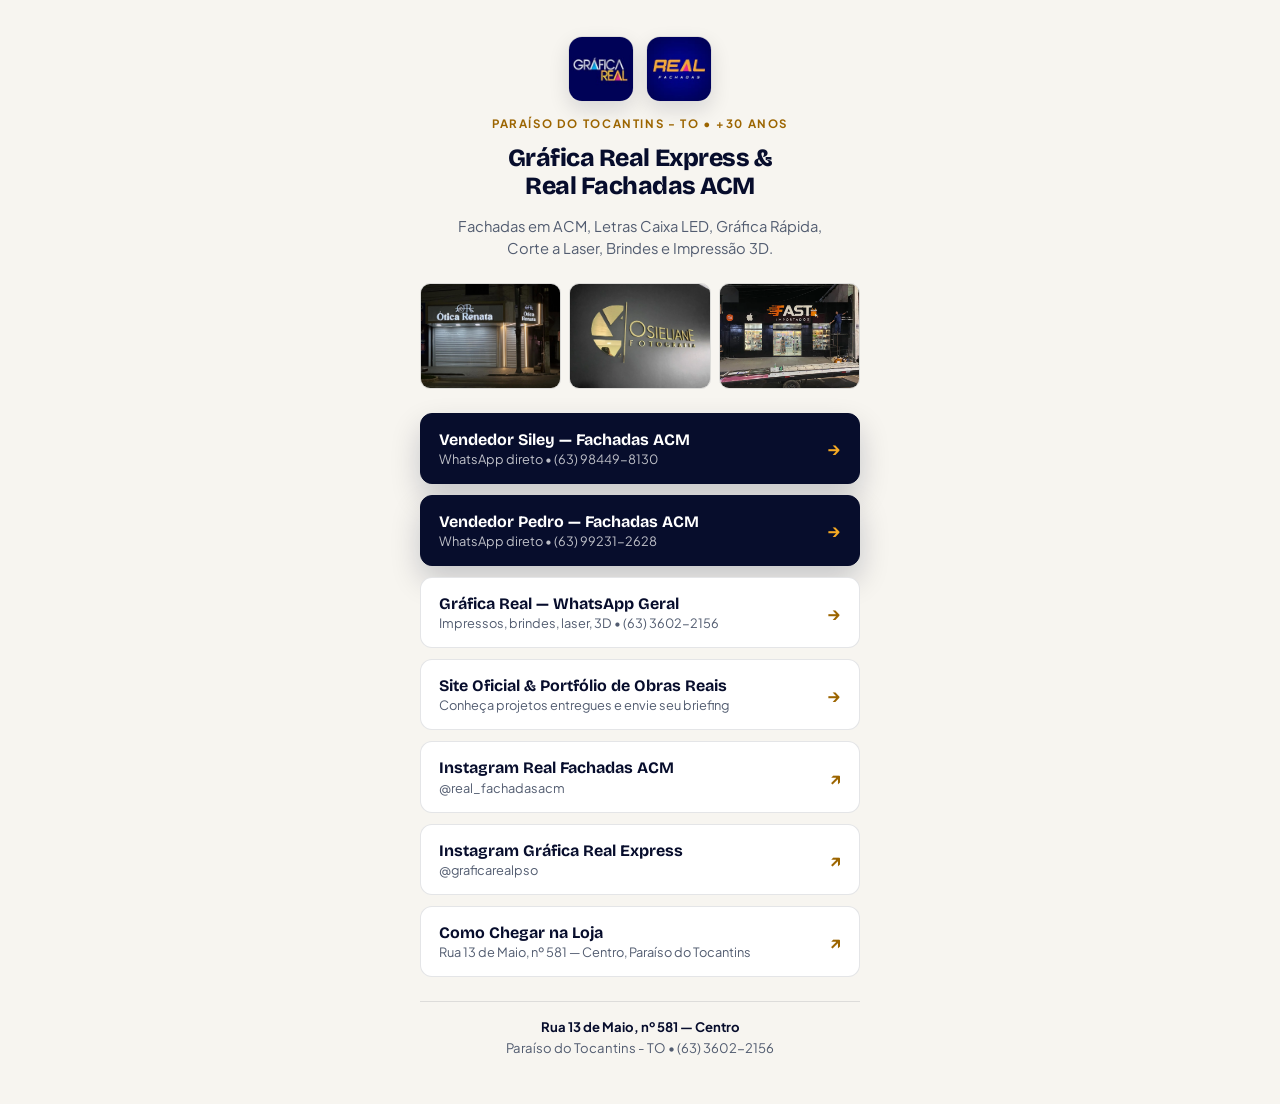
<file: links/index.html>
<!DOCTYPE html>
<html lang="pt-BR">
<head>
  <meta charset="UTF-8">
  <meta name="viewport" content="width=device-width, initial-scale=1.0">
  <title>Links Oficiais — Gráfica Real Express &amp; Real Fachadas ACM</title>
  <meta name="description" content="Fale direto no WhatsApp com a Gráfica Real Express e Real Fachadas ACM em Paraíso do Tocantins - TO. Fachadas em ACM, Letras Caixa, Gráfica Rápida, Laser e Brindes.">
  <link rel="preconnect" href="https://fonts.googleapis.com">
  <link rel="preconnect" href="https://fonts.gstatic.com" crossorigin>
  <link href="https://fonts.googleapis.com/css2?family=Bricolage+Grotesque:wght@600;700;800&family=Plus+Jakarta+Sans:wght@400;500;600;700&display=swap" rel="stylesheet">
  <style>
    :root {
      --paper: #f7f5f0;
      --white: #ffffff;
      --navy: #070d2c;
      --ink: #0c1228;
      --muted: #525c70;
      --gold: #f4a924;
      --gold-ink: #9c6500;
      --line: rgba(12, 18, 40, 0.11);
      --font-display: 'Bricolage Grotesque', system-ui, sans-serif;
      --font-body: 'Plus Jakarta Sans', system-ui, sans-serif;
    }

    *, *::before, *::after {
      box-sizing: border-box;
      margin: 0;
      padding: 0;
    }

    html, body {
      min-height: 100%;
      background: var(--paper);
      color: var(--ink);
      font-family: var(--font-body);
      -webkit-font-smoothing: antialiased;
    }

    body {
      display: flex;
      justify-content: center;
      padding: 36px 18px 48px;
    }

    .bio-shell {
      width: 100%;
      max-width: 440px;
      display: flex;
      flex-direction: column;
      gap: 24px;
    }

    /* Cabeçalho da Marca */
    .profile {
      text-align: center;
      display: flex;
      flex-direction: column;
      align-items: center;
      gap: 14px;
    }

    .logos-pair {
      display: flex;
      align-items: center;
      justify-content: center;
      gap: 12px;
    }

    .logos-pair img {
      width: 66px;
      height: 66px;
      border-radius: 14px;
      object-fit: cover;
      border: 1px solid var(--line);
      box-shadow: 0 8px 20px rgba(7, 13, 44, 0.12);
    }

    .profile-kicker {
      font-size: 0.72rem;
      font-weight: 700;
      letter-spacing: 0.14em;
      text-transform: uppercase;
      color: var(--gold-ink);
    }

    .profile h1 {
      font-family: var(--font-display);
      font-size: 1.55rem;
      font-weight: 800;
      line-height: 1.12;
      color: var(--navy);
      letter-spacing: -0.02em;
    }

    .profile p {
      font-size: 0.92rem;
      color: var(--muted);
      line-height: 1.5;
      max-width: 34ch;
    }

    /* Mini faixa de obras reais */
    .mini-works {
      display: grid;
      grid-template-columns: repeat(3, 1fr);
      gap: 8px;
    }

    .mini-works img {
      width: 100%;
      aspect-ratio: 4 / 3;
      object-fit: cover;
      border-radius: 10px;
      border: 1px solid var(--line);
    }

    /* Lista de Links */
    .links-list {
      display: flex;
      flex-direction: column;
      gap: 11px;
    }

    .link-btn {
      display: flex;
      align-items: center;
      justify-content: space-between;
      gap: 14px;
      padding: 16px 18px;
      border-radius: 12px;
      text-decoration: none;
      background: var(--white);
      border: 1px solid var(--line);
      color: var(--navy);
      transition: transform 0.18s cubic-bezier(0.22, 1, 0.36, 1), border-color 0.2s ease, box-shadow 0.2s ease;
    }

    .link-btn:hover {
      transform: translateY(-2px);
      border-color: var(--navy);
      box-shadow: 0 10px 24px rgba(7, 13, 44, 0.08);
    }

    .link-btn.primary {
      background: var(--navy);
      border-color: var(--navy);
      color: var(--white);
      box-shadow: 0 14px 30px rgba(7, 13, 44, 0.20);
    }

    .link-btn.primary:hover {
      background: #0e184b;
      border-color: #0e184b;
    }

    .link-btn.primary .link-sub {
      color: rgba(255, 255, 255, 0.74);
    }

    .link-btn.primary .link-arrow {
      color: var(--gold);
    }

    .link-copy {
      display: flex;
      flex-direction: column;
      gap: 2px;
    }

    .link-title {
      font-family: var(--font-display);
      font-size: 1rem;
      font-weight: 700;
      line-height: 1.2;
    }

    .link-sub {
      font-size: 0.8rem;
      color: var(--muted);
    }

    .link-arrow {
      font-size: 1.1rem;
      font-weight: 700;
      color: var(--gold-ink);
      flex-shrink: 0;
    }

    /* Rodapé de Endereço */
    .address-box {
      text-align: center;
      padding-top: 16px;
      border-top: 1px solid var(--line);
      display: flex;
      flex-direction: column;
      gap: 4px;
      font-size: 0.82rem;
      color: var(--muted);
    }

    .address-box strong {
      color: var(--navy);
      font-weight: 700;
    }
  </style>
</head>
<body>
  <main class="bio-shell">
    <header class="profile">
      <div class="logos-pair">
        <img src="../assets/reais/logo_grafica_real.jpg" alt="Logo Gráfica Real Express">
        <img src="../assets/reais/logo_real_fachadas.jpg" alt="Logo Real Fachadas ACM">
      </div>
      <span class="profile-kicker">Paraíso do Tocantins - TO • +30 anos</span>
      <h1>Gráfica Real Express &amp;<br>Real Fachadas ACM</h1>
      <p>Fachadas em ACM, Letras Caixa LED, Gráfica Rápida, Corte a Laser, Brindes e Impressão 3D.</p>
    </header>

    <div class="mini-works" aria-label="Obras reais executadas">
      <img src="../assets/reais/obra_otica_renata.jpg" alt="Fachada Ótica Renata">
      <img src="../assets/reais/obra_osieliane.jpg" alt="Letreiro Osieliane Fotografia">
      <img src="../assets/reais/obra_fast_importados.jpg" alt="Fachada FAST Importados">
    </div>

    <nav class="links-list" aria-label="Links principais">
      <a class="link-btn primary" href="https://wa.me/5563984498130?text=Ol%C3%A1%20Siley!%20Vim%20pelo%20link%20da%20bio%20e%20quero%20um%20or%C3%A7amento%20de%20Fachada%20em%20ACM." target="_blank" rel="noopener">
        <div class="link-copy">
          <span class="link-title">Vendedor Siley — Fachadas ACM</span>
          <span class="link-sub">WhatsApp direto • (63) 98449-8130</span>
        </div>
        <span class="link-arrow">→</span>
      </a>

      <a class="link-btn primary" href="https://wa.me/5563992312628?text=Ol%C3%A1%20Pedro!%20Vim%20pelo%20link%20da%20bio%20e%20quero%20um%20or%C3%A7amento%20de%20Fachada%20em%20ACM." target="_blank" rel="noopener">
        <div class="link-copy">
          <span class="link-title">Vendedor Pedro — Fachadas ACM</span>
          <span class="link-sub">WhatsApp direto • (63) 99231-2628</span>
        </div>
        <span class="link-arrow">→</span>
      </a>

      <a class="link-btn" href="https://wa.me/556336022156?text=Ol%C3%A1!%20Vim%20pelo%20link%20da%20bio%20e%20gostaria%20de%20atendimento%20na%20Gr%C3%A1fica%20Real%20Express." target="_blank" rel="noopener">
        <div class="link-copy">
          <span class="link-title">Gráfica Real — WhatsApp Geral</span>
          <span class="link-sub">Impressos, brindes, laser, 3D • (63) 3602-2156</span>
        </div>
        <span class="link-arrow">→</span>
      </a>

      <a class="link-btn" href="../">
        <div class="link-copy">
          <span class="link-title">Site Oficial &amp; Portfólio de Obras Reais</span>
          <span class="link-sub">Conheça projetos entregues e envie seu briefing</span>
        </div>
        <span class="link-arrow">→</span>
      </a>

      <a class="link-btn" href="https://www.instagram.com/real_fachadasacm/" target="_blank" rel="noopener">
        <div class="link-copy">
          <span class="link-title">Instagram Real Fachadas ACM</span>
          <span class="link-sub">@real_fachadasacm</span>
        </div>
        <span class="link-arrow">↗</span>
      </a>

      <a class="link-btn" href="https://www.instagram.com/graficarealpso/" target="_blank" rel="noopener">
        <div class="link-copy">
          <span class="link-title">Instagram Gráfica Real Express</span>
          <span class="link-sub">@graficarealpso</span>
        </div>
        <span class="link-arrow">↗</span>
      </a>

      <a class="link-btn" href="https://maps.google.com/?q=Rua+13+de+Maio,+581,+Paraiso+do+Tocantins,+TO" target="_blank" rel="noopener">
        <div class="link-copy">
          <span class="link-title">Como Chegar na Loja</span>
          <span class="link-sub">Rua 13 de Maio, nº 581 — Centro, Paraíso do Tocantins</span>
        </div>
        <span class="link-arrow">↗</span>
      </a>
    </nav>

    <footer class="address-box">
      <strong>Rua 13 de Maio, nº 581 — Centro</strong>
      <span>Paraíso do Tocantins - TO • (63) 3602-2156</span>
    </footer>
  </main>
</body>
</html>
</file>
<file: sites-incriveis.css>
/*!
 * Sites Incríveis — estilos do motor
 * © 2026 Enzo Barbatto — Sparo Automações. Uso conforme LICENCA.md.
 *
 * Só o necessário para os efeitos funcionarem. A identidade visual do site
 * (fontes, cores, espaçamentos) vive no CSS da própria página.
 */

/* ---------- estados iniciais das revelações ---------- */

[data-fx="surgir"],
[data-fx="subir"],
[data-fx="esquerda"],
[data-fx="direita"],
[data-fx="crescer"] {
  opacity: 0;
  transition: opacity 0.9s cubic-bezier(0.22, 1, 0.36, 1),
              transform 0.9s cubic-bezier(0.22, 1, 0.36, 1);
  will-change: opacity, transform;
}

[data-fx="subir"]    { transform: translateY(36px); }
[data-fx="esquerda"] { transform: translateX(-48px); }
[data-fx="direita"]  { transform: translateX(48px); }
[data-fx="crescer"]  { transform: scale(0.92); }

[data-fx].fx-em-cena {
  opacity: 1;
  transform: none;
}

/* palavras: cada palavra sobe individualmente quando o pai entra em cena */
[data-fx="palavras"] .fx-palavra {
  display: inline-block;
  opacity: 0;
  transform: translateY(0.6em);
  transition: opacity 0.55s ease-out, transform 0.55s cubic-bezier(0.22, 1, 0.36, 1);
}
[data-fx="palavras"].fx-em-cena .fx-palavra {
  opacity: 1;
  transform: none;
}
[data-fx="palavras"] { opacity: 1; }

/* digitar: cursor enquanto escreve */
[data-fx="digitar"] { opacity: 1; }
.fx-digitando::after {
  content: "";
  display: inline-block;
  width: 0.08em;
  height: 1em;
  margin-left: 0.06em;
  background: currentColor;
  vertical-align: -0.12em;
  animation: fx-cursor 0.8s steps(2, jump-none) infinite;
}
@keyframes fx-cursor { 50% { opacity: 0; } }

[data-fx="contar"] {
  opacity: 1;
  font-variant-numeric: tabular-nums;
}

/* ---------- cenas fixas ---------- */

[data-fx-fixa] {
  position: relative;
}

.fx-palco {
  position: sticky;
  top: 0;
  height: 100vh;
  height: 100dvh;
  overflow: hidden;
  display: flex;
  align-items: center;
  justify-content: center;
}

[data-fx="trilho"] {
  display: flex;
  flex-wrap: nowrap;
  will-change: transform;
}

[data-fx="rolar-video"] {
  width: 100%;
  height: 100%;
  object-fit: cover;
}

/* etapas: por padrão, cada .fx-etapa aparece na sua vez.
   A página pode sobrescrever livremente com [data-etapa="n"]. */
[data-fx-etapas] .fx-etapa {
  opacity: 0;
  transition: opacity 0.45s ease;
}
[data-fx-etapas="2"][data-etapa="1"] .fx-etapa:nth-of-type(1),
[data-fx-etapas="2"][data-etapa="2"] .fx-etapa:nth-of-type(2),
[data-fx-etapas="3"][data-etapa="1"] .fx-etapa:nth-of-type(1),
[data-fx-etapas="3"][data-etapa="2"] .fx-etapa:nth-of-type(2),
[data-fx-etapas="3"][data-etapa="3"] .fx-etapa:nth-of-type(3),
[data-fx-etapas="4"][data-etapa="1"] .fx-etapa:nth-of-type(1),
[data-fx-etapas="4"][data-etapa="2"] .fx-etapa:nth-of-type(2),
[data-fx-etapas="4"][data-etapa="3"] .fx-etapa:nth-of-type(3),
[data-fx-etapas="4"][data-etapa="4"] .fx-etapa:nth-of-type(4),
[data-fx-etapas="5"][data-etapa="1"] .fx-etapa:nth-of-type(1),
[data-fx-etapas="5"][data-etapa="2"] .fx-etapa:nth-of-type(2),
[data-fx-etapas="5"][data-etapa="3"] .fx-etapa:nth-of-type(3),
[data-fx-etapas="5"][data-etapa="4"] .fx-etapa:nth-of-type(4),
[data-fx-etapas="5"][data-etapa="5"] .fx-etapa:nth-of-type(5) {
  opacity: 1;
}

/* ---------- fundo que viaja ---------- */

.fx-fundo-ativo body {
  background: var(--fx-fundo, inherit);
  color: var(--fx-tinta, inherit);
  transition: background 0.7s ease, color 0.7s ease;
}

/* ---------- suavidade geral ---------- */

[data-fx-paralaxe],
[data-fx-mouse],
[data-fx-x], [data-fx-y], [data-fx-escala], [data-fx-giro], [data-fx-opacidade] {
  will-change: transform;
}

[data-fx-mouse] {
  transition: transform 0.25s ease-out;
}

/* ---------- movimento reduzido: tudo visível, nada se mexe ---------- */

.fx-reduzido [data-fx] {
  opacity: 1 !important;
  transform: none !important;
  transition: none !important;
}
.fx-reduzido [data-fx="palavras"] .fx-palavra {
  opacity: 1;
  transform: none;
  transition: none;
}
.fx-reduzido .fx-palco {
  position: static;
  height: auto;
  overflow: visible;
}
.fx-reduzido [data-fx-etapas] .fx-etapa {
  opacity: 1;
  position: static !important;
  grid-area: auto !important; /* etapas sobrepostas viram lista, uma sob a outra */
  margin: 24px 0;
}
.fx-reduzido [data-fx="trilho"] {
  flex-wrap: wrap;
  transform: none !important;
}
</file>
<file: styles.css>
:root {
  --paper: #f7f5f0;
  --paper-alt: #ece8df;
  --white: #ffffff;
  --navy: #070d2c;
  --navy-deep: #05091d;
  --ink: #0c1228;
  --ink-muted: #4b5568;
  --ink-light: #f6f6f4;
  --ink-light-muted: rgba(246, 246, 244, 0.74);
  --gold: #f4a924;
  --gold-ink: #9c6500;
  --line-light: rgba(12, 18, 40, 0.11);
  --line-dark: rgba(246, 246, 244, 0.14);
  --font-display: 'Bricolage Grotesque', system-ui, sans-serif;
  --font-serif: 'Instrument Serif', Georgia, serif;
  --font-body: 'Plus Jakarta Sans', system-ui, sans-serif;
}

*, *::before, *::after {
  box-sizing: border-box;
  margin: 0;
  padding: 0;
}

html {
  background: var(--paper);
  color: var(--ink);
  font-family: var(--font-body);
  font-size: 16px;
  -webkit-font-smoothing: antialiased;
}

body {
  overflow-x: clip;
  line-height: 1.6;
  background: var(--paper);
}

img {
  max-width: 100%;
  display: block;
}

a {
  color: inherit;
  text-decoration: none;
}

.wrap {
  width: min(1320px, 90%);
  margin-inline: auto;
}

/* =========================================================
   HEADER EDITORIAL LIMPO (ZERO AI SLOP)
   ========================================================= */
.topbar {
  position: fixed;
  top: 0;
  left: 0;
  right: 0;
  z-index: 90;
  height: 74px;
  display: flex;
  align-items: center;
  background: rgba(247, 245, 240, 0.92);
  backdrop-filter: blur(14px);
  -webkit-backdrop-filter: blur(14px);
  border-bottom: 1px solid var(--line-light);
}

.topbar-inner {
  display: flex;
  align-items: center;
  justify-content: space-between;
  gap: 24px;
}

.brand {
  display: inline-flex;
  align-items: center;
}

.brand-svg {
  height: 44px;
  width: auto;
  display: block;
}

.nav {
  display: flex;
  align-items: center;
  gap: 30px;
  font-size: 0.88rem;
  font-weight: 500;
  color: var(--ink-muted);
}

.nav a {
  transition: color 0.2s ease;
}

.nav a:hover {
  color: var(--navy);
}

.header-wa {
  font-size: 0.88rem;
  font-weight: 700;
  color: var(--navy);
  padding: 9px 16px;
  border-radius: 8px;
  border: 1px solid var(--navy);
  transition: background 0.2s ease, color 0.2s ease;
}

.header-wa:hover {
  background: var(--navy);
  color: var(--white);
}

.eyebrow {
  display: inline-block;
  font-size: 0.74rem;
  font-weight: 700;
  letter-spacing: 0.16em;
  text-transform: uppercase;
  color: var(--gold-ink);
  margin-bottom: 16px;
}

.btn {
  display: inline-flex;
  align-items: center;
  justify-content: center;
  gap: 10px;
  padding: 14px 26px;
  border-radius: 8px;
  font-weight: 600;
  font-size: 0.92rem;
  cursor: pointer;
  border: 1px solid transparent;
  transition: transform 0.2s cubic-bezier(0.22, 1, 0.36, 1), background 0.2s ease, border-color 0.2s ease;
}

.btn-navy {
  background: var(--navy);
  color: var(--white);
}

.btn-navy:hover {
  transform: translateY(-2px);
  background: #101b52;
}

.btn-outline-dark {
  background: transparent;
  border-color: var(--line-light);
  color: var(--ink);
}

.btn-outline-dark:hover {
  border-color: var(--navy);
  transform: translateY(-2px);
}

.btn-gold {
  background: var(--gold);
  color: var(--navy-deep);
}

.btn-gold:hover {
  transform: translateY(-2px);
  background: #ffbc42;
}

/* =========================================================
   CENA 1 — HERO EDITORIAL CLARO + MOSAICO 3D DE OBRAS REAIS
   ========================================================= */
.scene-hero {
  padding: 122px 0 88px;
  background: var(--paper);
  border-bottom: 1px solid var(--line-light);
}

.hero-grid {
  display: grid;
  grid-template-columns: 0.96fr 1.04fr;
  gap: 56px;
  align-items: center;
}

.hero-title {
  font-family: var(--font-display);
  font-size: clamp(2.8rem, 5.2vw, 4.8rem);
  font-weight: 700;
  line-height: 0.98;
  letter-spacing: -0.035em;
  color: var(--navy);
  margin-bottom: 24px;
}

.hero-serif {
  font-family: var(--font-serif);
  font-style: italic;
  font-weight: 400;
  color: var(--gold-ink);
  letter-spacing: 0;
}

.hero-lead {
  font-size: 1.05rem;
  color: var(--ink-muted);
  max-width: 48ch;
  margin-bottom: 32px;
}

.hero-actions {
  display: flex;
  flex-wrap: wrap;
  gap: 12px;
  margin-bottom: 40px;
}

.hero-stats {
  display: grid;
  grid-template-columns: repeat(3, minmax(0, 1fr));
  gap: 20px;
  padding-top: 24px;
  border-top: 1px solid var(--line-light);
}

.hero-stat strong {
  display: block;
  font-family: var(--font-display);
  font-size: 1.65rem;
  font-variant-numeric: tabular-nums;
  color: var(--navy);
  line-height: 1.1;
}

.hero-stat span {
  font-size: 0.8rem;
  color: var(--ink-muted);
}

/* Mosaico 3D real com fotos das obras de Paraíso do Tocantins */
.hero-mosaic-stage {
  perspective: 1400px;
}

.hero-mosaic {
  display: grid;
  grid-template-columns: 1.25fr 0.75fr;
  grid-template-rows: 260px 210px;
  gap: 14px;
  transform-style: preserve-3d;
  transition: transform 0.22s ease-out;
}

.mosaic-shot {
  position: relative;
  border-radius: 14px;
  overflow: hidden;
  border: 1px solid var(--line-light);
  background: var(--navy-deep);
  box-shadow: 0 22px 48px rgba(7, 13, 44, 0.14);
}

.mosaic-shot.tall {
  grid-row: 1 / 3;
}

.mosaic-shot img {
  width: 100%;
  height: 100%;
  object-fit: cover;
  transition: transform 0.6s cubic-bezier(0.22, 1, 0.36, 1);
}

.mosaic-shot:hover img {
  transform: scale(1.05);
}

.shot-cap {
  position: absolute;
  left: 14px;
  bottom: 12px;
  font-size: 0.74rem;
  font-weight: 600;
  letter-spacing: 0.06em;
  text-transform: uppercase;
  color: var(--white);
  background: rgba(5, 9, 29, 0.76);
  backdrop-filter: blur(6px);
  padding: 5px 10px;
  border-radius: 6px;
}

/* =========================================================
   CENA 2 — DUAS DIVISÕES REAIS (BRANCO PURO EDITORIAL)
   ========================================================= */
.scene-studio {
  background: var(--white);
  color: var(--ink);
  padding: 112px 0;
}

.studio-top {
  display: grid;
  grid-template-columns: 1.05fr 0.95fr;
  gap: 48px;
  align-items: end;
  margin-bottom: 56px;
}

.studio-top h2 {
  font-family: var(--font-display);
  font-size: clamp(2rem, 3.4vw, 3.2rem);
  line-height: 1.06;
  letter-spacing: -0.025em;
  color: var(--navy);
}

.studio-top p {
  color: var(--ink-muted);
  font-size: 1.02rem;
}

.divisions-editorial {
  display: grid;
  grid-template-columns: 1fr 1fr;
  gap: 28px;
}

.div-card {
  background: var(--paper);
  border: 1px solid var(--line-light);
  border-radius: 16px;
  overflow: hidden;
  display: flex;
  flex-direction: column;
}

.div-card-media {
  aspect-ratio: 16 / 10;
  overflow: hidden;
}

.div-card-media img {
  width: 100%;
  height: 100%;
  object-fit: cover;
}

.div-card-body {
  padding: 32px;
}

.div-logo-badge {
  display: inline-flex;
  align-items: center;
  gap: 10px;
  margin-bottom: 14px;
}

.div-logo-badge img {
  width: 34px;
  height: 34px;
  border-radius: 7px;
  object-fit: cover;
}

.div-card-body h3 {
  font-family: var(--font-display);
  font-size: 1.65rem;
  color: var(--navy);
  margin-bottom: 10px;
}

.div-card-body > p {
  color: var(--ink-muted);
  margin-bottom: 20px;
}

.div-specs {
  list-style: none;
  display: grid;
  grid-template-columns: 1fr 1fr;
  gap: 10px 16px;
  padding-top: 18px;
  border-top: 1px solid var(--line-light);
  font-size: 0.9rem;
  font-weight: 600;
  color: var(--navy);
}

/* =========================================================
   CENA 3 — O PICO (STICKY CORRIGIDO — ZERO BURACO PRETO!)
   IMPORTANTE: NÃO sobrescrever position:sticky do .fx-palco
   ========================================================= */
.scene-peak {
  background: var(--navy-deep);
  color: var(--ink-light);
}

.scene-peak .eyebrow {
  color: var(--gold);
}

.scene-peak .fx-palco {
  /* Mantém position: sticky; top: 0; height: 100dvh do sites-incriveis.css */
  align-items: flex-end;
  padding: 96px 0 64px;
}

.peak-stage-bg {
  position: absolute;
  inset: 0;
  z-index: 1;
}

.peak-layer {
  position: absolute;
  inset: 0;
  width: 100%;
  height: 100%;
  object-fit: cover;
}

.peak-layer-base {
  filter: brightness(0.75);
}

.peak-layer-top {
  clip-path: inset(0 calc((1 - var(--progresso, 0)) * 100%) 0 0);
}

.peak-divider-line {
  position: absolute;
  top: 0;
  bottom: 0;
  left: calc(var(--progresso, 0) * 100%);
  width: 2px;
  background: var(--gold);
  z-index: 2;
}

.peak-scrim {
  position: absolute;
  inset: 0;
  z-index: 3;
  background: linear-gradient(0deg, rgba(5, 9, 29, 0.9) 0%, rgba(5, 9, 29, 0.28) 50%, rgba(5, 9, 29, 0.2) 100%);
}

.peak-overlay {
  position: relative;
  z-index: 4;
  width: min(1320px, 90%);
  margin-inline: auto;
  display: grid;
  grid-template-columns: 1.2fr 0.8fr;
  align-items: end;
  gap: 40px;
}

.peak-stages-box {
  position: relative;
  min-height: 200px;
}

.peak-stages-box .fx-etapa {
  position: absolute;
  inset: 0;
  display: flex;
  flex-direction: column;
  justify-content: flex-end;
  opacity: 0;
  transform: translateY(16px);
  transition: opacity 0.4s ease, transform 0.4s ease;
}

.scene-peak[data-etapa="1"] .fx-etapa:nth-child(1),
.scene-peak[data-etapa="2"] .fx-etapa:nth-child(2),
.scene-peak[data-etapa="3"] .fx-etapa:nth-child(3) {
  opacity: 1;
  transform: translateY(0);
}

.peak-stages-box h2 {
  font-family: var(--font-display);
  font-size: clamp(2rem, 3.6vw, 3.4rem);
  line-height: 1.04;
  margin-bottom: 12px;
}

.peak-stages-box p {
  color: var(--ink-light-muted);
  max-width: 50ch;
}

.peak-pill-row {
  display: flex;
  gap: 10px;
  justify-content: flex-end;
  flex-wrap: wrap;
}

.peak-spec {
  font-size: 0.76rem;
  font-weight: 600;
  letter-spacing: 0.1em;
  text-transform: uppercase;
  padding: 8px 14px;
  border-radius: 6px;
  border: 1px solid rgba(255, 255, 255, 0.25);
  background: rgba(5, 9, 29, 0.55);
}

/* =========================================================
   CENA 4 — MOSTRUÁRIO TÁTIL 3D DE CHAPAS DE ACM (CLARO)
   ========================================================= */
.scene-materials {
  padding: 112px 0;
  background: var(--paper);
}

.materials-head {
  display: flex;
  justify-content: space-between;
  align-items: flex-end;
  gap: 32px;
  margin-bottom: 52px;
  flex-wrap: wrap;
}

.materials-head h2 {
  font-family: var(--font-display);
  font-size: clamp(2rem, 3.4vw, 3.1rem);
  line-height: 1.06;
  color: var(--navy);
  max-width: 18ch;
}

.materials-head p {
  color: var(--ink-muted);
  max-width: 44ch;
}

.plates-grid {
  display: grid;
  grid-template-columns: repeat(4, minmax(0, 1fr));
  gap: 20px;
  perspective: 1200px;
}

.acm-plate {
  position: relative;
  aspect-ratio: 3 / 4;
  border-radius: 14px;
  padding: 26px;
  display: flex;
  flex-direction: column;
  justify-content: space-between;
  color: var(--white);
  transform-style: preserve-3d;
  transition: transform 0.18s ease-out, box-shadow 0.25s ease;
  overflow: hidden;
  cursor: pointer;
}

.acm-plate::before {
  content: '';
  position: absolute;
  inset: 0;
  background: radial-gradient(360px circle at var(--px, 50%) var(--py, 50%), rgba(255, 255, 255, 0.30), transparent 55%);
  opacity: 0;
  transition: opacity 0.25s ease;
  pointer-events: none;
}

.acm-plate:hover {
  box-shadow: 0 28px 54px rgba(7, 13, 44, 0.26);
}

.acm-plate:hover::before {
  opacity: 1;
}

.plate-blue { background: linear-gradient(145deg, #0d2b6b, #050d30); }
.plate-graphite { background: linear-gradient(145deg, #252a34, #0f1218); }
.plate-steel { background: linear-gradient(145deg, #b6c0cc, #657180); color: #0c1228; }
.plate-bronze { background: linear-gradient(145deg, #9b7438, #442f12); }

.plate-code {
  font-size: 0.72rem;
  font-weight: 700;
  letter-spacing: 0.14em;
  text-transform: uppercase;
  opacity: 0.8;
  transform: translateZ(18px);
}

.plate-info {
  transform: translateZ(26px);
}

.plate-info h3 {
  font-family: var(--font-display);
  font-size: 1.35rem;
  line-height: 1.12;
  margin-bottom: 6px;
}

.plate-info span {
  font-size: 0.85rem;
  opacity: 0.82;
}

/* =========================================================
   CENA 5 — TRILHO HORIZONTAL DE OBRAS REAIS (STICKY)
   ========================================================= */
.scene-rail {
  background: var(--navy-deep);
  color: var(--ink-light);
}

.scene-rail .eyebrow {
  color: var(--gold);
}

.scene-rail .fx-palco {
  flex-direction: column;
  justify-content: center;
  align-items: flex-start;
  padding: 88px 0 40px;
}

.rail-head {
  width: min(1320px, 90%);
  margin: 0 auto 32px;
}

.rail-head h2 {
  font-family: var(--font-display);
  font-size: clamp(1.9rem, 3vw, 2.9rem);
  line-height: 1.08;
}

.rail-track {
  display: flex;
  gap: 24px;
  padding-inline: 5vw;
  width: max-content;
}

.rail-item {
  width: min(500px, 82vw);
  flex-shrink: 0;
}

.rail-img {
  border-radius: 12px;
  overflow: hidden;
  aspect-ratio: 4 / 3;
  margin-bottom: 14px;
  border: 1px solid var(--line-dark);
}

.rail-img img {
  width: 100%;
  height: 100%;
  object-fit: cover;
}

.rail-caption {
  display: flex;
  justify-content: space-between;
  align-items: baseline;
  gap: 12px;
}

.rail-caption h3 {
  font-family: var(--font-display);
  font-size: 1.2rem;
}

.rail-caption span {
  font-size: 0.74rem;
  letter-spacing: 0.14em;
  text-transform: uppercase;
  color: var(--gold);
}

/* =========================================================
   CENA 6 — BRIEFING TÉCNICO SEM PREÇO + ENDEREÇO
   ========================================================= */
.scene-close {
  padding: 108px 0 80px;
  background: var(--white);
  color: var(--ink);
  border-top: 1px solid var(--line-light);
}

.close-grid {
  display: grid;
  grid-template-columns: 1.05fr 0.95fr;
  gap: 52px;
  align-items: start;
}

.close-head h2 {
  font-family: var(--font-display);
  font-size: clamp(2rem, 3.2vw, 3rem);
  line-height: 1.06;
  color: var(--navy);
  margin-bottom: 14px;
}

.close-head p {
  color: var(--ink-muted);
  margin-bottom: 28px;
  max-width: 50ch;
}

.brief-form {
  display: grid;
  grid-template-columns: 1fr 1fr;
  gap: 14px;
}

.field {
  display: flex;
  flex-direction: column;
  gap: 6px;
}

.field.full {
  grid-column: 1 / -1;
}

.field label {
  font-size: 0.82rem;
  font-weight: 600;
  color: var(--navy);
}

.field input,
.field select {
  background: var(--paper);
  border: 1px solid var(--line-light);
  border-radius: 8px;
  padding: 13px 14px;
  color: var(--ink);
  font-family: inherit;
  font-size: 0.95rem;
  outline: none;
}

.field input:focus,
.field select:focus {
  border-color: var(--navy);
}

.brief-note {
  margin-top: 12px;
  font-size: 0.85rem;
  color: var(--ink-muted);
}

.loc-stack {
  display: grid;
  gap: 20px;
}

.loc-card {
  background: var(--paper);
  border: 1px solid var(--line-light);
  border-radius: 14px;
  padding: 28px;
  display: grid;
  gap: 16px;
}

.loc-item span {
  display: block;
  font-size: 0.72rem;
  font-weight: 700;
  letter-spacing: 0.14em;
  text-transform: uppercase;
  color: var(--gold-ink);
  margin-bottom: 4px;
}

.loc-item strong {
  font-size: 1rem;
  color: var(--navy);
}

.social-links {
  display: flex;
  flex-wrap: wrap;
  gap: 10px;
  margin-top: 4px;
}

.social-chip {
  padding: 7px 14px;
  border-radius: 6px;
  border: 1px solid var(--line-light);
  background: var(--white);
  font-size: 0.84rem;
  font-weight: 600;
  color: var(--navy);
}

.social-chip:hover {
  border-color: var(--navy);
}

.map-box {
  border-radius: 14px;
  overflow: hidden;
  border: 1px solid var(--line-light);
  height: 270px;
}

.map-box iframe {
  width: 100%;
  height: 100%;
  border: 0;
}

footer {
  background: var(--navy-deep);
  color: var(--ink-light-muted);
  padding: 28px 0;
  font-size: 0.86rem;
}

.footer-inner {
  display: flex;
  justify-content: space-between;
  align-items: center;
  flex-wrap: wrap;
  gap: 16px;
}

@media (max-width: 1024px) {
  .hero-grid,
  .studio-top,
  .divisions-editorial,
  .peak-overlay,
  .close-grid {
    grid-template-columns: 1fr;
  }
  .plates-grid {
    grid-template-columns: repeat(2, minmax(0, 1fr));
  }
  .nav {
    display: none;
  }
  .peak-pill-row {
    justify-content: flex-start;
  }
}

@media (max-width: 600px) {
  .hero-mosaic {
    grid-template-columns: 1fr;
    grid-template-rows: auto;
  }
  .mosaic-shot.tall {
    grid-row: auto;
  }
  .mosaic-shot {
    height: 220px;
  }
  .plates-grid,
  .div-specs,
  .brief-form {
    grid-template-columns: 1fr;
  }
}
</file>
